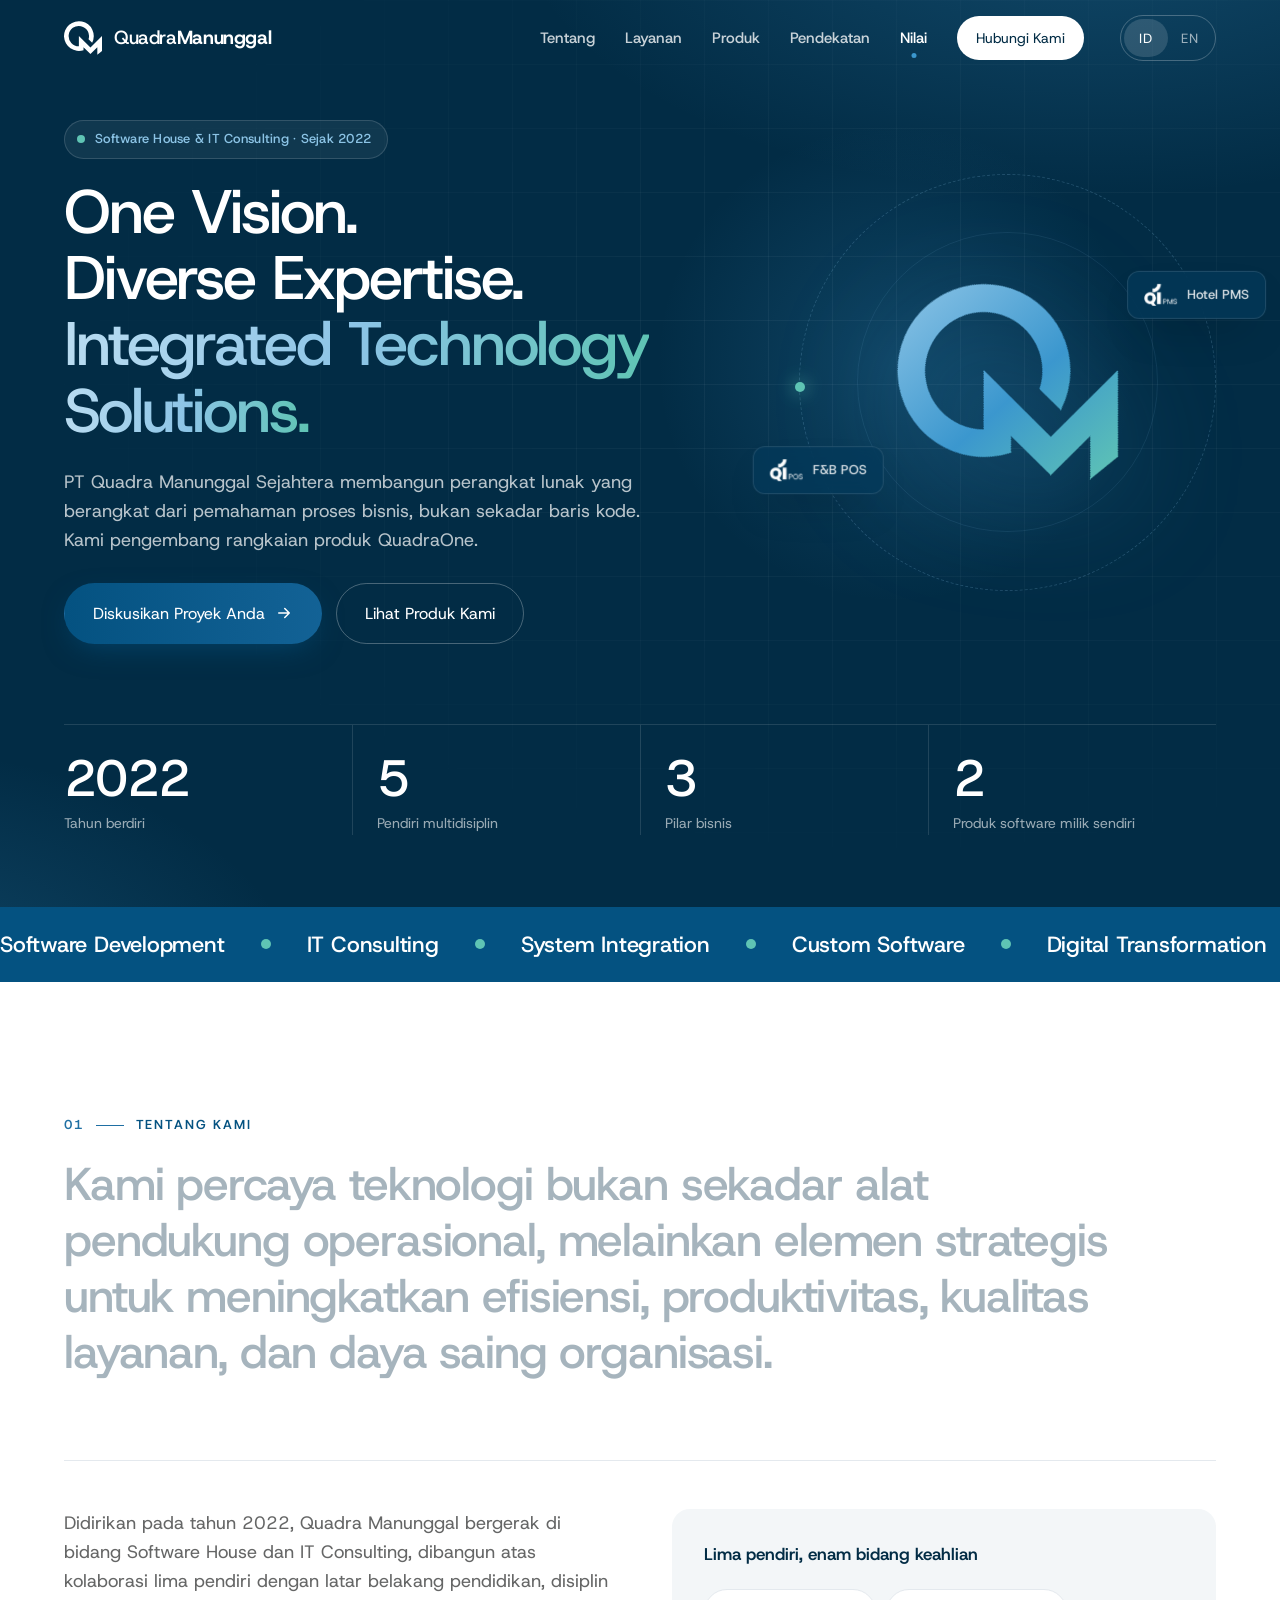
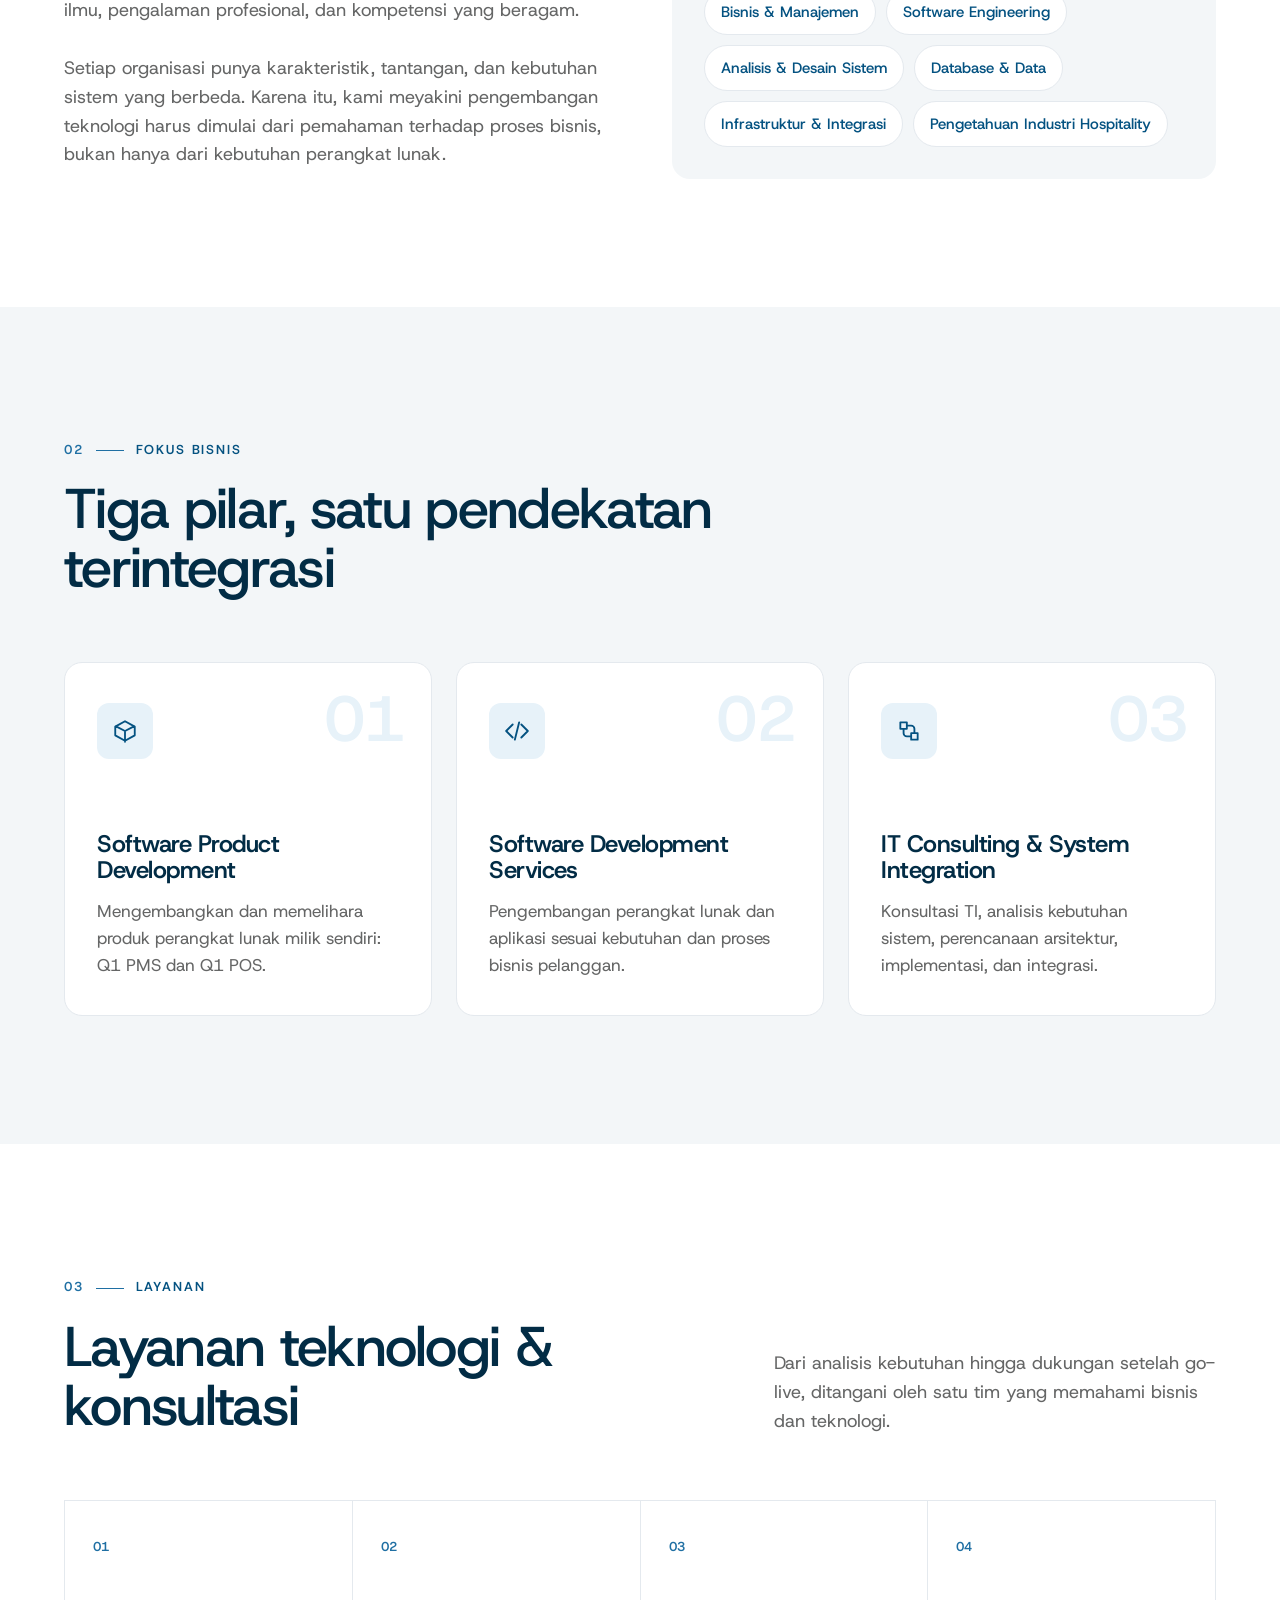
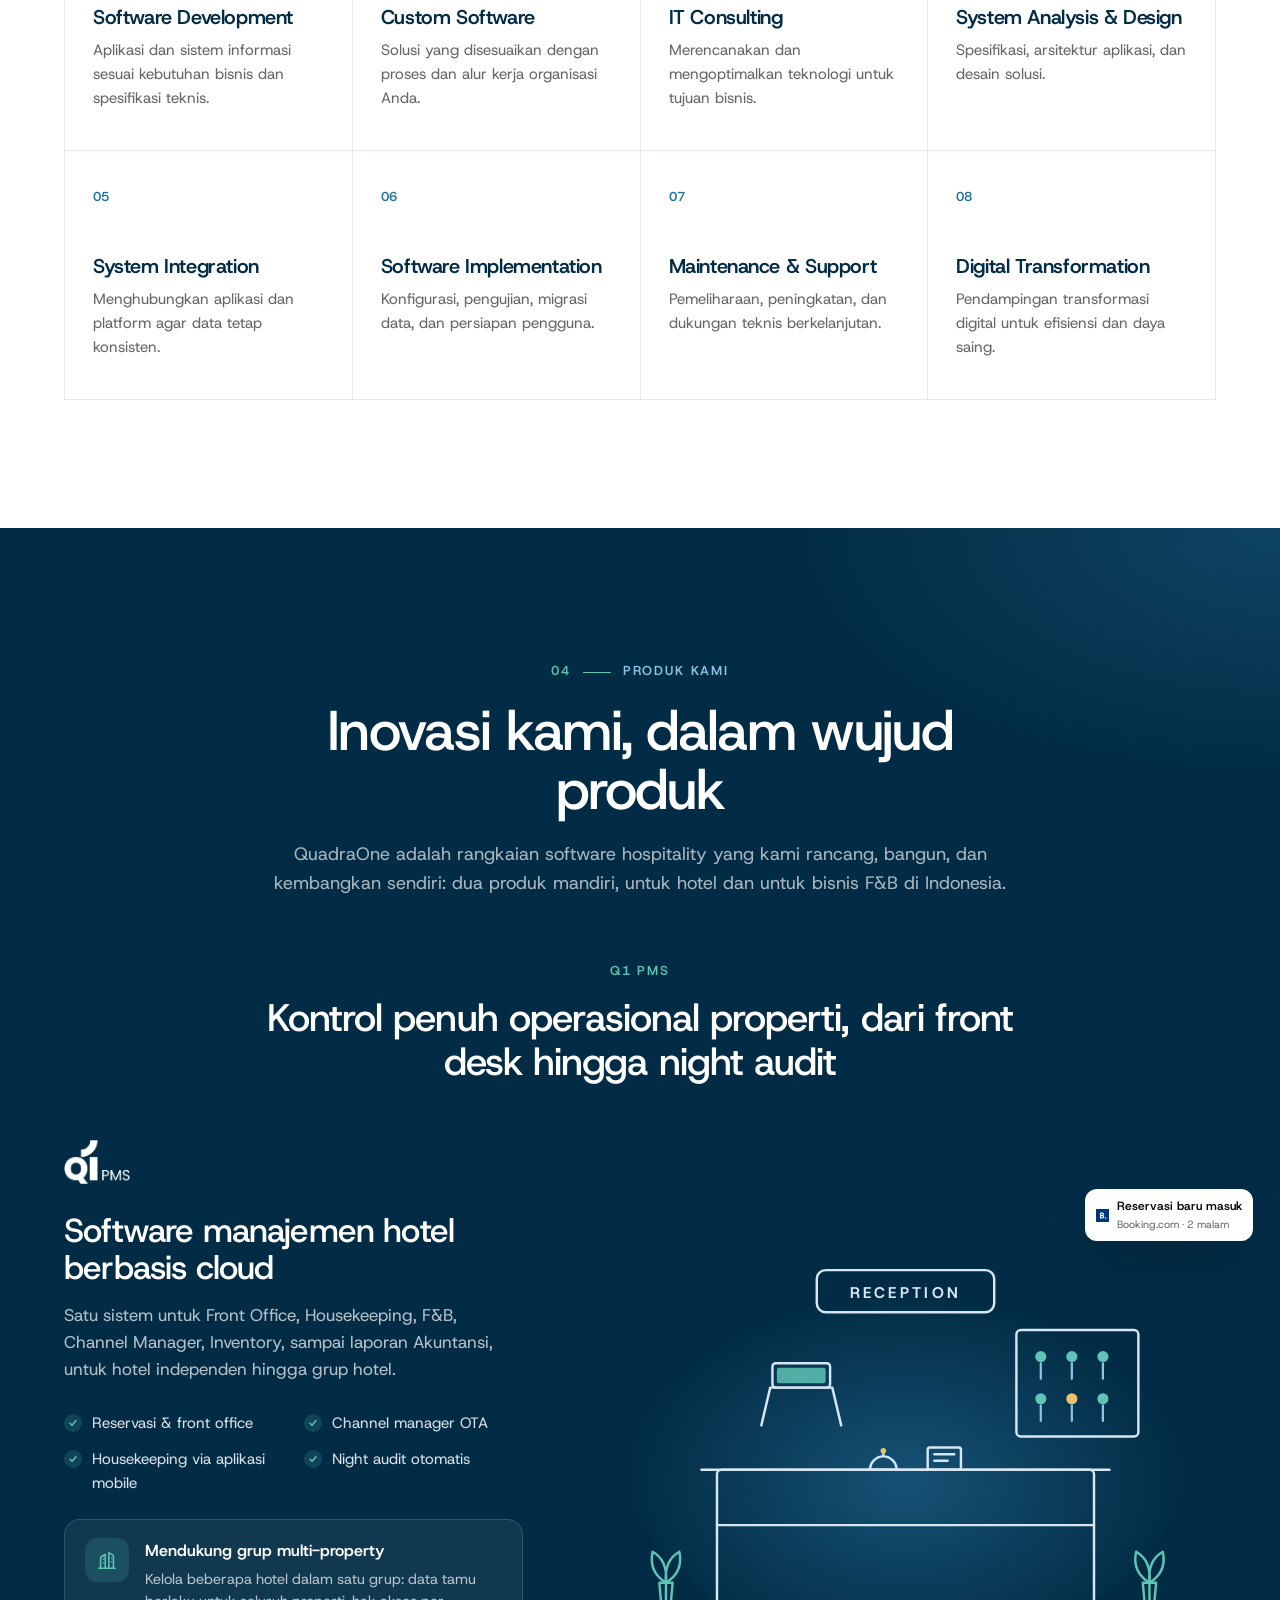
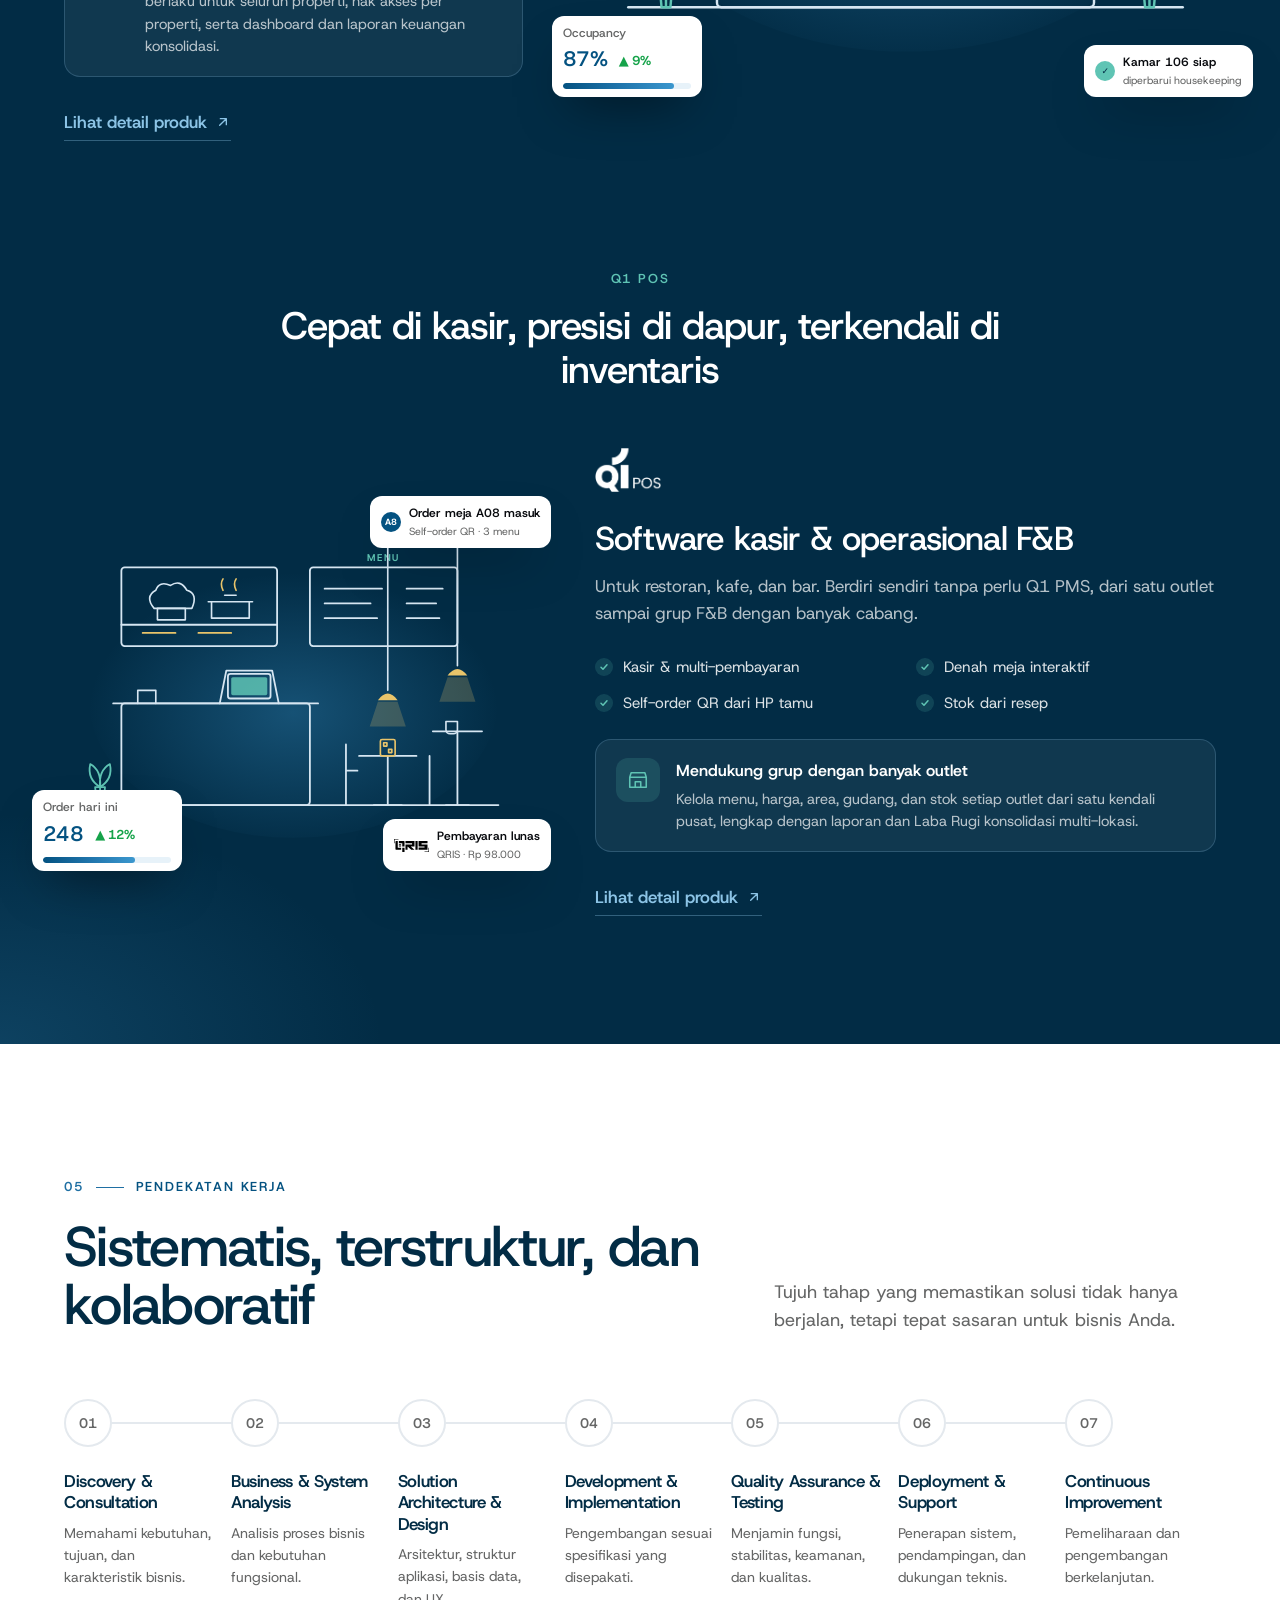
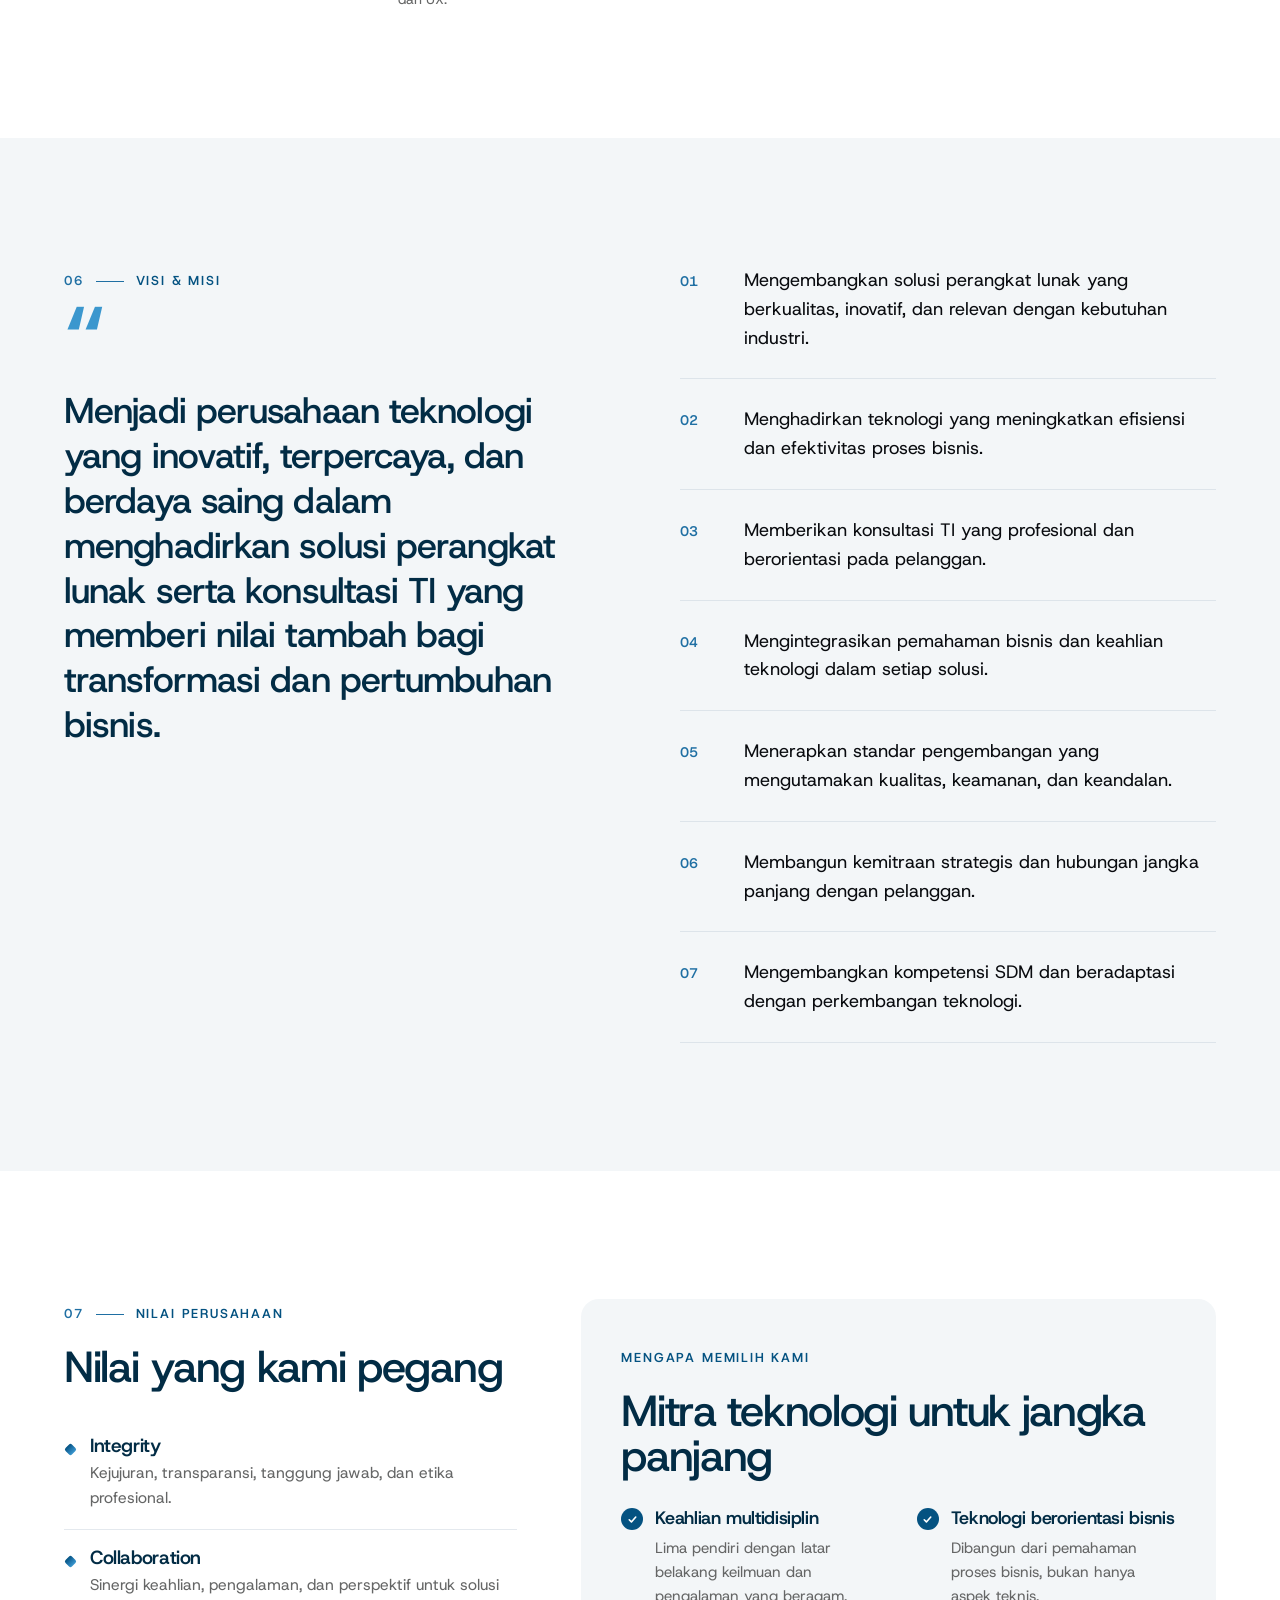
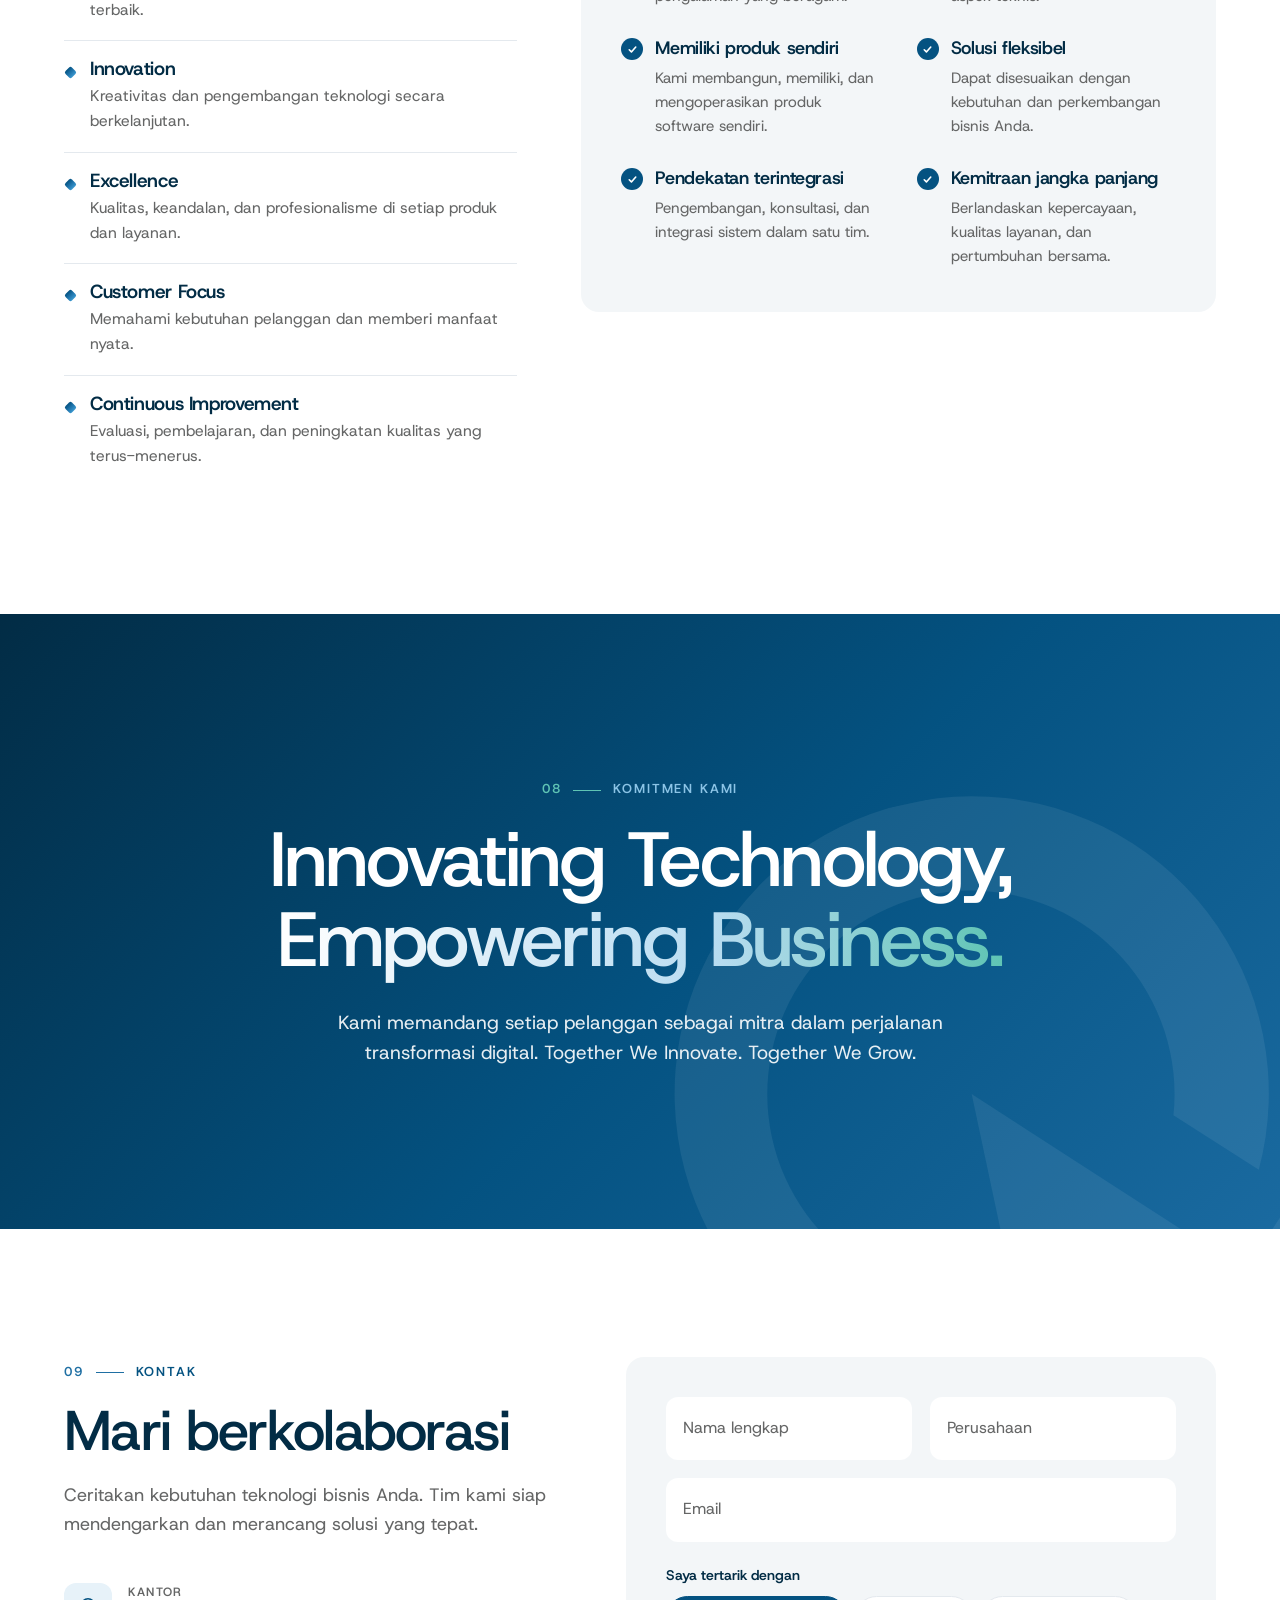
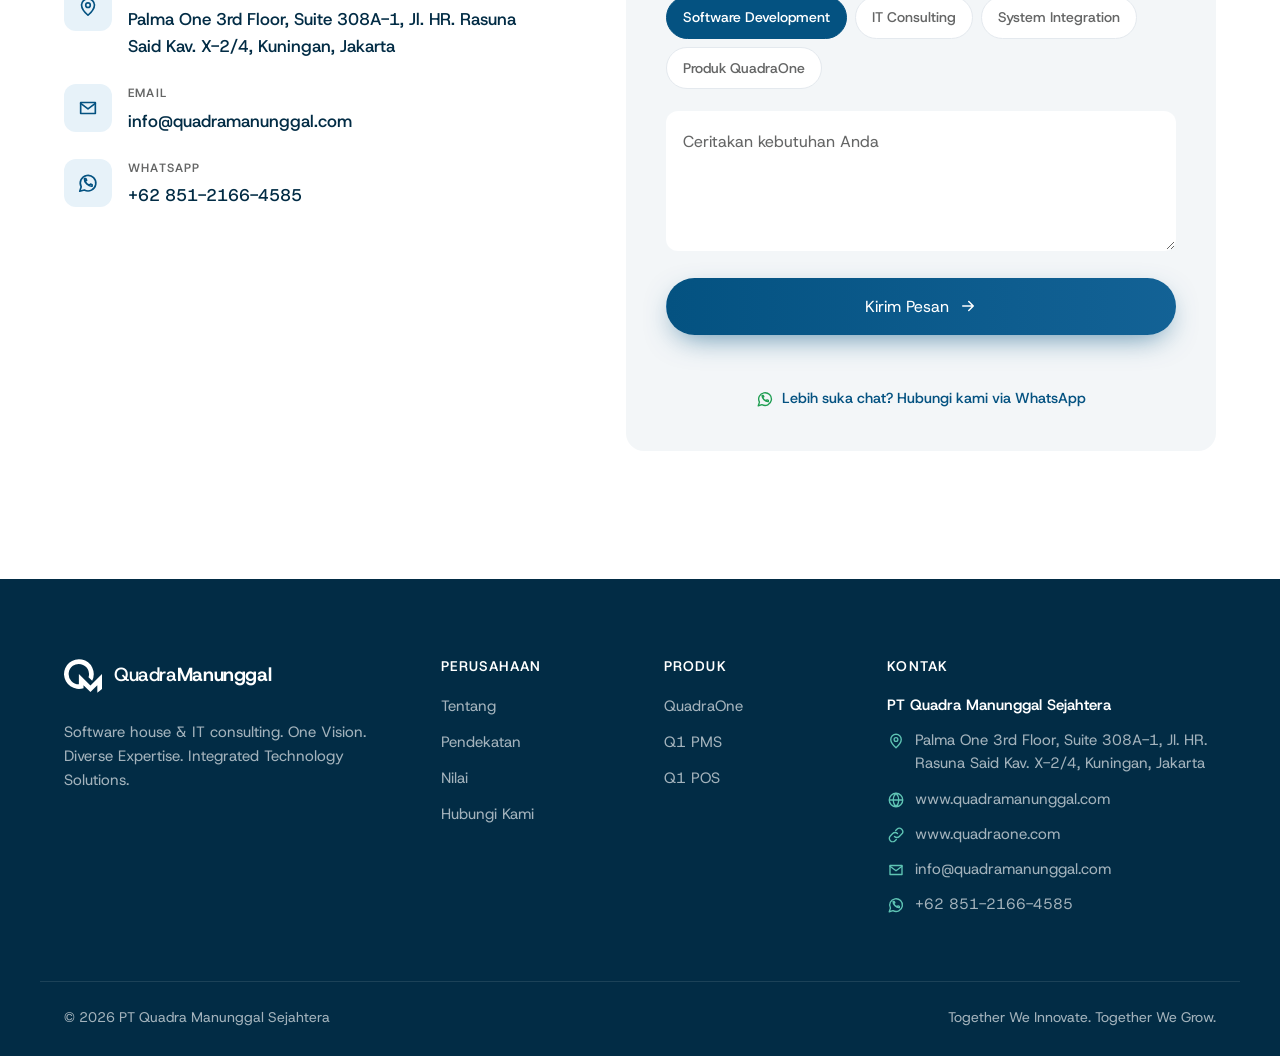
<file: index.html>
<!doctype html>
<html lang="id">
<head>
  <meta charset="utf-8">
  <meta name="viewport" content="width=device-width, initial-scale=1">
  <title>Quadra Manunggal — Software House & IT Consulting</title>
  <meta name="description" content="PT Quadra Manunggal Sejahtera: software house dan IT consulting sejak 2022, pengembang produk QuadraOne (Q1 PMS & Q1 POS).">
  <meta name="theme-color" content="#022c45">
  <meta property="og:title" content="Quadra Manunggal — Software House & IT Consulting">
  <meta property="og:description" content="One Vision. Diverse Expertise. Integrated Technology Solutions.">
  <link rel="icon" type="image/png" href="assets/logo/favicon.png">
  <link rel="preconnect" href="https://fonts.googleapis.com">
  <link rel="preconnect" href="https://fonts.gstatic.com" crossorigin>
  <link href="https://fonts.googleapis.com/css2?family=Host+Grotesk:wght@400;500;600;700&display=swap" rel="stylesheet">
  <link rel="stylesheet" href="styles.css">
</head>
<body>

  <!-- QM logogram, traced from the brand guideline (Logogram QM) -->
  <svg width="0" height="0" style="position:absolute" aria-hidden="true">
    <defs>
      <path id="qm-mark" d="M475 364 A251 251 0 1 0 329 489 L329 439 L446 554 L562 439 L562 565 L641 501 L641 251 L446 445 L251 251 L251 423 A172 172 0 1 1 414 304 Z"/>
    </defs>
  </svg>

  <!-- ============ HEADER ============ -->
  <header class="header" id="header">
    <div class="container header__inner">
      <a href="#top" class="brand" aria-label="Quadra Manunggal">
        <svg class="brand__mark" viewBox="0 0 641 566" aria-hidden="true"><use href="#qm-mark"/></svg>
        <span class="brand__name">Quadra<b>Manunggal</b></span>
      </a>

      <nav class="nav" id="nav" aria-label="Menu utama">
        <a href="#tentang" data-i18n="nav.about">Tentang</a>
        <a href="#layanan" data-i18n="nav.services">Layanan</a>
        <a href="#produk" data-i18n="nav.products">Produk</a>
        <a href="#pendekatan" data-i18n="nav.approach">Pendekatan</a>
        <a href="#nilai" data-i18n="nav.values">Nilai</a>
        <a href="#kontak" class="btn btn--light btn--sm nav__cta" data-i18n="nav.contact">Hubungi Kami</a>
      </nav>

      <div class="header__actions">
        <div class="lang" role="group" aria-label="Bahasa / Language">
          <span class="lang__pill" aria-hidden="true"></span>
          <button type="button" class="lang__btn is-active" data-lang="id" aria-pressed="true">ID</button>
          <button type="button" class="lang__btn" data-lang="en" aria-pressed="false">EN</button>
        </div>
        <button type="button" class="menu-toggle" id="menuToggle" aria-label="Menu" aria-expanded="false" aria-controls="nav">
          <span></span><span></span>
        </button>
      </div>
    </div>
  </header>

  <main id="top">
    <!-- ============ HERO ============ -->
    <section class="hero" id="hero">
      <div class="hero__grid" aria-hidden="true"></div>
      <div class="hero__glow" aria-hidden="true"></div>

      <div class="container hero__inner">
        <div class="hero__content">
          <p class="badge"><span class="badge__dot"></span><span data-i18n="hero.badge">Software House & IT Consulting · Sejak 2022</span></p>
          <h1 class="hero__title">
            <span class="line"><span>One Vision.</span></span>
            <span class="line"><span>Diverse Expertise.</span></span>
            <span class="line"><span><span class="grad">Integrated Technology</span></span></span>
            <span class="line"><span><span class="grad">Solutions.</span></span></span>
          </h1>
          <p class="hero__lead" data-i18n="hero.lead">PT Quadra Manunggal Sejahtera membangun perangkat lunak yang berangkat dari pemahaman proses bisnis, bukan sekadar baris kode. Kami pengembang rangkaian produk QuadraOne.</p>
          <div class="hero__buttons">
            <a href="#kontak" class="btn btn--primary btn--lg">
              <span data-i18n="hero.cta1">Diskusikan Proyek Anda</span>
              <svg viewBox="0 0 24 24" aria-hidden="true"><path d="M5 12h14M13 6l6 6-6 6"/></svg>
            </a>
            <a href="#produk" class="btn btn--ghost btn--lg" data-i18n="hero.cta2">Lihat Produk Kami</a>
          </div>
        </div>

        <div class="hero__visual" aria-hidden="true">
          <div class="orbit orbit--1"></div>
          <div class="orbit orbit--2"></div>
          <svg class="hero__mark" viewBox="-20 -20 681 606">
            <defs>
              <linearGradient id="markGrad" x1="0" y1="0" x2="1" y2="1">
                <stop offset="0" stop-color="#8cc4e6"/>
                <stop offset=".55" stop-color="#3b97ce"/>
                <stop offset="1" stop-color="#5fc4b4"/>
              </linearGradient>
            </defs>
            <use href="#qm-mark" class="hero__mark-fill"/>
            <use href="#qm-mark" class="hero__mark-stroke" pathLength="1"/>
          </svg>
          <!-- Both chips sit on the outer orbit, opposite each other (--ang), and travel with it -->
          <div class="chip-orbit" style="--ang:-25deg"><div class="chip-arm"><div class="chip" style="--cd:2.3s"><img src="assets/logo/q1-pms-white.png" alt=""><span>Hotel PMS</span></div></div></div>
          <div class="chip-orbit" style="--ang:155deg"><div class="chip-arm"><div class="chip" style="--cd:2.5s"><img src="assets/logo/q1-pos-white.png" alt=""><span>F&amp;B POS</span></div></div></div>
        </div>
      </div>

      <div class="container">
        <ul class="stats">
          <li><strong data-count="2022">2022</strong><p data-i18n="stats.founded">Tahun berdiri</p></li>
          <li><strong data-count="5">5</strong><p data-i18n="stats.founders">Pendiri multidisiplin</p></li>
          <li><strong data-count="3">3</strong><p data-i18n="stats.pillars">Pilar bisnis</p></li>
          <li><strong data-count="2">2</strong><p data-i18n="stats.products">Produk software milik sendiri</p></li>
        </ul>
      </div>
    </section>

    <!-- ============ MARQUEE ============ -->
    <div class="marquee" aria-hidden="true">
      <div class="marquee__track">
        <span>Software Development</span><i></i><span>IT Consulting</span><i></i><span>System Integration</span><i></i><span>Custom Software</span><i></i><span>Digital Transformation</span><i></i><span>Hospitality Tech</span><i></i>
        <span>Software Development</span><i></i><span>IT Consulting</span><i></i><span>System Integration</span><i></i><span>Custom Software</span><i></i><span>Digital Transformation</span><i></i><span>Hospitality Tech</span><i></i>
      </div>
    </div>

    <!-- ============ ABOUT / STATEMENT ============ -->
    <section class="section" id="tentang">
      <div class="container">
        <p class="eyebrow"><span>01</span><span data-i18n="about.eyebrow">Tentang kami</span></p>
        <p class="statement" id="statement" data-i18n="about.statement">Kami percaya teknologi bukan sekadar alat pendukung operasional, melainkan elemen strategis untuk meningkatkan efisiensi, produktivitas, kualitas layanan, dan daya saing organisasi.</p>

        <div class="about">
          <div class="about__text">
            <p data-i18n="about.p1">Didirikan pada tahun 2022, Quadra Manunggal bergerak di bidang Software House dan IT Consulting, dibangun atas kolaborasi lima pendiri dengan latar belakang pendidikan, disiplin ilmu, pengalaman profesional, dan kompetensi yang beragam.</p>
            <p data-i18n="about.p2">Setiap organisasi punya karakteristik, tantangan, dan kebutuhan sistem yang berbeda. Karena itu, kami meyakini pengembangan teknologi harus dimulai dari pemahaman terhadap proses bisnis, bukan hanya dari kebutuhan perangkat lunak.</p>
          </div>
          <div class="founders">
            <p class="founders__title" data-i18n="about.foundersTitle">Lima pendiri, enam bidang keahlian</p>
            <ul class="founders__list">
              <li data-i18n="about.f1">Bisnis & Manajemen</li>
              <li>Software Engineering</li>
              <li data-i18n="about.f3">Analisis & Desain Sistem</li>
              <li>Database & Data</li>
              <li data-i18n="about.f5">Infrastruktur & Integrasi</li>
              <li data-i18n="about.f6">Pengetahuan Industri Hospitality</li>
            </ul>
          </div>
        </div>
      </div>
    </section>

    <!-- ============ PILLARS ============ -->
    <section class="section section--tint" id="pilar">
      <div class="container">
        <div class="head">
          <p class="eyebrow"><span>02</span><span data-i18n="pillars.eyebrow">Fokus bisnis</span></p>
          <h2 class="title" data-i18n="pillars.title">Tiga pilar, satu pendekatan terintegrasi</h2>
        </div>
        <div class="pillars">
          <article class="pillar">
            <span class="pillar__num">01</span>
            <div class="pillar__icon"><svg viewBox="0 0 24 24"><path d="M21 16V8l-9-5-9 5v8l9 5 9-5zM3.3 7.5 12 12l8.7-4.5M12 22V12"/></svg></div>
            <h3>Software Product Development</h3>
            <p data-i18n="pillars.p1">Mengembangkan dan memelihara produk perangkat lunak milik sendiri: Q1 PMS dan Q1 POS.</p>
          </article>
          <article class="pillar">
            <span class="pillar__num">02</span>
            <div class="pillar__icon"><svg viewBox="0 0 24 24"><path d="m16 18 6-6-6-6M8 6l-6 6 6 6M14 4l-4 16"/></svg></div>
            <h3>Software Development Services</h3>
            <p data-i18n="pillars.p2">Pengembangan perangkat lunak dan aplikasi sesuai kebutuhan dan proses bisnis pelanggan.</p>
          </article>
          <article class="pillar">
            <span class="pillar__num">03</span>
            <div class="pillar__icon"><svg viewBox="0 0 24 24"><path d="M4 4h6v6H4zM14 14h6v6h-6zM10 7h4a3 3 0 0 1 3 3v4M14 17h-4a3 3 0 0 1-3-3v-4"/></svg></div>
            <h3>IT Consulting & System Integration</h3>
            <p data-i18n="pillars.p3">Konsultasi TI, analisis kebutuhan sistem, perencanaan arsitektur, implementasi, dan integrasi.</p>
          </article>
        </div>
      </div>
    </section>

    <!-- ============ SERVICES ============ -->
    <section class="section" id="layanan">
      <div class="container">
        <div class="head head--split">
          <div>
            <p class="eyebrow"><span>03</span><span data-i18n="services.eyebrow">Layanan</span></p>
            <h2 class="title" data-i18n="services.title">Layanan teknologi & konsultasi</h2>
          </div>
          <p class="head__lead" data-i18n="services.lead">Dari analisis kebutuhan hingga dukungan setelah go-live, ditangani oleh satu tim yang memahami bisnis dan teknologi.</p>
        </div>
        <div class="services">
          <article class="service"><span class="service__n">01</span><h3>Software Development</h3><p data-i18n="services.s1">Aplikasi dan sistem informasi sesuai kebutuhan bisnis dan spesifikasi teknis.</p></article>
          <article class="service"><span class="service__n">02</span><h3>Custom Software</h3><p data-i18n="services.s2">Solusi yang disesuaikan dengan proses dan alur kerja organisasi Anda.</p></article>
          <article class="service"><span class="service__n">03</span><h3>IT Consulting</h3><p data-i18n="services.s3">Merencanakan dan mengoptimalkan teknologi untuk tujuan bisnis.</p></article>
          <article class="service"><span class="service__n">04</span><h3>System Analysis & Design</h3><p data-i18n="services.s4">Spesifikasi, arsitektur aplikasi, dan desain solusi.</p></article>
          <article class="service"><span class="service__n">05</span><h3>System Integration</h3><p data-i18n="services.s5">Menghubungkan aplikasi dan platform agar data tetap konsisten.</p></article>
          <article class="service"><span class="service__n">06</span><h3>Software Implementation</h3><p data-i18n="services.s6">Konfigurasi, pengujian, migrasi data, dan persiapan pengguna.</p></article>
          <article class="service"><span class="service__n">07</span><h3>Maintenance & Support</h3><p data-i18n="services.s7">Pemeliharaan, peningkatan, dan dukungan teknis berkelanjutan.</p></article>
          <article class="service"><span class="service__n">08</span><h3>Digital Transformation</h3><p data-i18n="services.s8">Pendampingan transformasi digital untuk efisiensi dan daya saing.</p></article>
        </div>
      </div>
    </section>

    <!-- ============ PRODUCTS (blocks taken from WebQuadraOne pms.html / pos.html) ============ -->
    <section class="section section--dark" id="produk">
      <div class="container">
        <div class="head head--center">
          <p class="eyebrow eyebrow--light"><span>04</span><span data-i18n="products.eyebrow">Produk kami</span></p>
          <h2 class="title title--light" data-i18n="products.title">Inovasi kami, dalam wujud produk</h2>
          <p class="head__lead head__lead--light" data-i18n="products.lead">QuadraOne adalah rangkaian software hospitality yang kami rancang, bangun, dan kembangkan sendiri: dua produk mandiri, untuk hotel dan untuk bisnis F&B di Indonesia.</p>
        </div>

        <div class="product__head">
          <p class="product__kicker">Q1 PMS</p>
          <h3 class="product__title" data-i18n="pms.title">Kontrol penuh operasional properti, dari front desk hingga night audit</h3>
        </div>

        <article class="product">
          <div class="product__info">
            <img class="product__logo" src="assets/logo/q1-pms-white.png" alt="Q1 PMS" height="44">
            <h3 data-i18n="pms.sub">Software manajemen hotel berbasis cloud</h3>
            <p data-i18n="pms.desc">Satu sistem untuk Front Office, Housekeeping, F&B, Channel Manager, Inventory, sampai laporan Akuntansi, untuk hotel independen hingga grup hotel.</p>
            <ul class="ticks">
              <li data-i18n="pms.t1">Reservasi &amp; front office</li>
              <li data-i18n="pms.t2">Channel manager OTA</li>
              <li data-i18n="pms.t3">Housekeeping via aplikasi mobile</li>
              <li data-i18n="pms.t4">Night audit otomatis</li>
            </ul>
            <div class="group">
              <span class="group__icon"><svg viewBox="0 0 24 24"><path d="M3 21h18M5 21V9l5-3v15M14 21V4l5 3v14M8 11h0M8 15h0M17 10h0M17 14h0"/></svg></span>
              <div>
                <b data-i18n="pms.groupT">Mendukung grup multi-property</b>
                <p data-i18n="pms.group">Kelola beberapa hotel dalam satu grup: data tamu berlaku untuk seluruh properti, hak akses per properti, serta dashboard dan laporan keuangan konsolidasi.</p>
              </div>
            </div>
            <a class="link" href="https://quadraone.com/pms.html" target="_blank" rel="noopener"><span data-i18n="pms.more">Lihat detail produk</span> <svg viewBox="0 0 24 24" aria-hidden="true"><path d="M7 17 17 7M8 7h9v9"/></svg></a>
          </div>
          <div class="product__media la la--compact">
            <svg class="la-art" aria-hidden="true" viewBox="0 0 560 420" fill="none" stroke-linecap="round" stroke-linejoin="round"><defs><radialGradient id="laGlowFO" cx=".5" cy=".55" r=".5"><stop offset="0" stop-color="#3b97ce" stop-opacity=".35"/><stop offset="1" stop-color="#3b97ce" stop-opacity="0"/></radialGradient></defs><ellipse cx="280" cy="230" rx="250" ry="170" fill="url(#laGlowFO)"/>
  <g stroke="#d6e6f2" stroke-width="2.2"><path d="M30 360h500"/>
    <rect x="200" y="56" width="160" height="38" rx="8"/>
    <rect x="110" y="236" width="340" height="124" rx="4"/><path d="M96 236h368"/>
    <rect x="380" y="110" width="110" height="96" rx="4"/>
    <path d="M150 196l8-34h56l8 34"/><rect x="160" y="140" width="52" height="22" rx="3"/>
    <path d="M110 286h340"/>
  </g>
  <text x="280" y="81" text-anchor="middle" font-family="Host Grotesk, sans-serif" font-size="14" font-weight="700" fill="#d6e6f2" letter-spacing="3">RECEPTION</text>
  <g fill="#5fc4b4"><circle cx="402" cy="134" r="5"/><circle cx="430" cy="134" r="5"/><circle cx="458" cy="134" r="5"/><circle cx="402" cy="172" r="5"/><circle cx="458" cy="172" r="5"/></g>
  <circle cx="430" cy="172" r="5" fill="#e9c46a"/>
  <g stroke="#8cc4e6" stroke-width="2"><path d="M402 140v14M430 140v14M458 140v14M402 178v14M430 178v14M458 178v14"/></g>
  <rect x="164" y="144" width="44" height="14" rx="2" fill="#5fc4b4" opacity=".85"/>
  <g stroke="#d6e6f2" stroke-width="2.2"><path d="M246 236h28M248 236a12 12 0 0 1 24 0M260 224v-4"/></g><circle cx="260" cy="219" r="2.5" fill="#e9c46a"/>
  <g stroke="#d6e6f2" stroke-width="2.2"><rect x="300" y="216" width="30" height="20" rx="2"/><path d="M306 222h18M306 228h12"/></g>
  <g stroke="#5fc4b4" stroke-width="2.2"><path d="M64 360v-22M58 338h12l-2 22h-8z"/><path d="M64 338q-16-10-12-28q14 8 12 28M64 338q16-10 12-28q-14 8-12 28"/></g> <g stroke="#5fc4b4" stroke-width="2.2"><path d="M500 360v-22M494 338h12l-2 22h-8z"/><path d="M500 338q-16-10-12-28q14 8 12 28M500 338q16-10 12-28q-14 8-12 28"/></g>
</svg>
            <div class="la-card la-card--occ"><span class="float__label">Occupancy</span><strong>87% <em class="la-up">&#9650; 9%</em></strong><span class="float__bar"><i style="width:87%"></i></span></div>
            <div class="la-card la-card--tr"><img src="assets/partners/booking-com.svg" alt=""><span><b data-i18n="la.p1">Reservasi baru masuk</b><small>Booking.com · 2 malam</small></span></div>
            <div class="la-card la-card--br"><span class="la-dot">&#10003;</span><span><b data-i18n="la.p2">Kamar 106 siap</b><small data-i18n="la.p2s">diperbarui housekeeping</small></span></div>
          </div>
        </article>

        <div class="product__head">
          <p class="product__kicker">Q1 POS</p>
          <h3 class="product__title" data-i18n="pos.title">Cepat di kasir, presisi di dapur, terkendali di inventaris</h3>
        </div>

        <article class="product product--rev">
          <div class="product__info">
            <img class="product__logo" src="assets/logo/q1-pos-white.png" alt="Q1 POS" height="44">
            <h3 data-i18n="pos.sub">Software kasir & operasional F&B</h3>
            <p data-i18n="pos.desc">Untuk restoran, kafe, dan bar. Berdiri sendiri tanpa perlu Q1 PMS, dari satu outlet sampai grup F&B dengan banyak cabang.</p>
            <ul class="ticks">
              <li data-i18n="pos.t1">Kasir & multi-pembayaran</li>
              <li data-i18n="pos.t2">Denah meja interaktif</li>
              <li data-i18n="pos.t3">Self-order QR dari HP tamu</li>
              <li data-i18n="pos.t4">Stok dari resep</li>
            </ul>
            <div class="group">
              <span class="group__icon"><svg viewBox="0 0 24 24"><path d="M3 9l1.5-5h15L21 9M3 9v11h18V9M3 9h18M9 20v-6h6v6"/></svg></span>
              <div>
                <b data-i18n="pos.groupT">Mendukung grup dengan banyak outlet</b>
                <p data-i18n="pos.group">Kelola menu, harga, area, gudang, dan stok setiap outlet dari satu kendali pusat, lengkap dengan laporan dan Laba Rugi konsolidasi multi-lokasi.</p>
              </div>
            </div>
            <a class="link" href="https://quadraone.com/pos.html" target="_blank" rel="noopener"><span data-i18n="pos.more">Lihat detail produk</span> <svg viewBox="0 0 24 24" aria-hidden="true"><path d="M7 17 17 7M8 7h9v9"/></svg></a>
          </div>
          <div class="product__media la la--compact">
            <svg class="la-art" viewBox="0 0 560 420" fill="none" stroke-linecap="round" stroke-linejoin="round" aria-hidden="true">
  <defs><radialGradient id="laGlowI" cx=".5" cy=".55" r=".5"><stop offset="0" stop-color="#3b97ce" stop-opacity=".35"/><stop offset="1" stop-color="#3b97ce" stop-opacity="0"/></radialGradient></defs>
  <ellipse cx="280" cy="230" rx="250" ry="170" fill="url(#laGlowI)"/>
  <g stroke="#d6e6f2" stroke-width="2.2">
    <path d="M30 360h500"/>
    <!-- kitchen pass window -->
    <rect x="70" y="70" width="190" height="96" rx="4"/><path d="M70 140h190"/>
    <!-- menu board -->
    <rect x="300" y="70" width="180" height="96" rx="4"/>
    <path d="M318 96h70M318 114h56M318 132h64M418 96h44M418 114h36M418 132h40"/>
    <!-- counter -->
    <rect x="70" y="236" width="230" height="124" rx="4"/><path d="M60 236h250"/>
    <!-- POS terminal -->
    <path d="M190 236l8-40h56l8 40"/><rect x="200" y="200" width="52" height="30" rx="3"/>
    <!-- tables -->
    <path d="M360 300h70M395 300v60M378 360h34"/><path d="M450 270h60M480 270v90M466 360h28"/>
    <path d="M344 286v74M344 318h14M446 300v60"/>
  </g>
  <text x="390" y="62" text-anchor="middle" font-family="Host Grotesk, sans-serif" font-size="12" font-weight="700" fill="#5fc4b4" letter-spacing="2">MENU</text>
  <!-- kitchen: chef hat + pots -->
  <g stroke="#d6e6f2" stroke-width="2"><path d="M110 120q-12-14 2-22 4-12 18-6 12-8 20 6 14 4 6 22z"/><path d="M114 120h34v14h-34z"/><path d="M180 112h46v20h-46zM176 112h54M196 104h14"/></g>
  <g stroke="#e9c46a" stroke-width="2" class="la-steam"><path d="M194 98q-4-8 0-14"/><path d="M210 98q-4-8 0-14"/></g>
  <!-- plates on pass -->
  <g stroke="#e9c46a" stroke-width="2.2"><path d="M96 150h40M164 150h40"/></g>
  <!-- POS screen glow -->
  <rect x="204" y="204" width="44" height="22" rx="2" fill="#5fc4b4" opacity=".85"/>
  <!-- QR stand on table -->
  <g stroke="#e9c46a" stroke-width="2"><rect x="386" y="280" width="18" height="20" rx="2"/><path d="M390 284h4v4h-4zM396 292h4v4h-4z"/></g>
  <!-- cups -->
  <g stroke="#d6e6f2" stroke-width="2"><path d="M466 258h14v10a5 5 0 0 1-5 5h-4a5 5 0 0 1-5-5z"/><path d="M90 236v-16h22v16"/></g>
  <!-- pendant lamps -->
  <g stroke="#d6e6f2" stroke-width="2"><path d="M395 30v190M480 30v160"/></g>
  <g fill="#e9c46a"><path d="M383 232q12-16 24 0z"/><path d="M468 202q12-16 24 0z"/></g>
  <g fill="#e9c46a" opacity=".22"><path d="M383 234l-10 30h44l-10-30z"/><path d="M468 204l-10 30h44l-10-30z"/></g>
  <!-- plant -->
  <g stroke="#5fc4b4" stroke-width="2.2"><path d="M44 360v-22M38 338h12l-2 22h-8z"/><path d="M44 338q-16-10-12-28q14 8 12 28M44 338q16-10 12-28q-14 8-12 28"/></g>
</svg>
            <div class="la-card la-card--occ"><span class="float__label" data-i18n="la.s0">Order hari ini</span><strong>248 <em class="la-up">&#9650; 12%</em></strong><span class="float__bar"><i style="width:72%"></i></span></div>
            <div class="la-card la-card--tr"><span class="la-dot la-dot--b">A8</span><span><b data-i18n="la.s1">Order meja A08 masuk</b><small data-i18n="la.s1s">Self-order QR · 3 menu</small></span></div>
            <div class="la-card la-card--br"><img src="assets/partners/qris.svg" alt=""><span><b data-i18n="la.s2">Pembayaran lunas</b><small>QRIS · Rp 98.000</small></span></div>
          </div>
        </article>
      </div>
    </section>

    <!-- ============ APPROACH ============ -->
    <section class="section" id="pendekatan">
      <div class="container">
        <div class="head head--split">
          <div>
            <p class="eyebrow"><span>05</span><span data-i18n="approach.eyebrow">Pendekatan kerja</span></p>
            <h2 class="title" data-i18n="approach.title">Sistematis, terstruktur, dan kolaboratif</h2>
          </div>
          <p class="head__lead" data-i18n="approach.lead">Tujuh tahap yang memastikan solusi tidak hanya berjalan, tetapi tepat sasaran untuk bisnis Anda.</p>
        </div>

        <ol class="steps" id="steps">
          <li class="step"><span class="step__n">01</span><h3>Discovery & Consultation</h3><p data-i18n="approach.s1">Memahami kebutuhan, tujuan, dan karakteristik bisnis.</p></li>
          <li class="step"><span class="step__n">02</span><h3>Business & System Analysis</h3><p data-i18n="approach.s2">Analisis proses bisnis dan kebutuhan fungsional.</p></li>
          <li class="step"><span class="step__n">03</span><h3>Solution Architecture & Design</h3><p data-i18n="approach.s3">Arsitektur, struktur aplikasi, basis data, dan UX.</p></li>
          <li class="step"><span class="step__n">04</span><h3>Development & Implementation</h3><p data-i18n="approach.s4">Pengembangan sesuai spesifikasi yang disepakati.</p></li>
          <li class="step"><span class="step__n">05</span><h3>Quality Assurance & Testing</h3><p data-i18n="approach.s5">Menjamin fungsi, stabilitas, keamanan, dan kualitas.</p></li>
          <li class="step"><span class="step__n">06</span><h3>Deployment & Support</h3><p data-i18n="approach.s6">Penerapan sistem, pendampingan, dan dukungan teknis.</p></li>
          <li class="step"><span class="step__n">07</span><h3>Continuous Improvement</h3><p data-i18n="approach.s7">Pemeliharaan dan pengembangan berkelanjutan.</p></li>
        </ol>
      </div>
    </section>

    <!-- ============ VISION & MISSION ============ -->
    <section class="section section--tint" id="visi">
      <div class="container vm">
        <div class="vm__vision">
          <p class="eyebrow"><span>06</span><span data-i18n="vm.eyebrow">Visi & misi</span></p>
          <h2 class="vm__quote" data-i18n="vm.vision">Menjadi perusahaan teknologi yang inovatif, terpercaya, dan berdaya saing dalam menghadirkan solusi perangkat lunak serta konsultasi TI yang memberi nilai tambah bagi transformasi dan pertumbuhan bisnis.</h2>
        </div>
        <ol class="mission">
          <li data-i18n="vm.m1">Mengembangkan solusi perangkat lunak yang berkualitas, inovatif, dan relevan dengan kebutuhan industri.</li>
          <li data-i18n="vm.m2">Menghadirkan teknologi yang meningkatkan efisiensi dan efektivitas proses bisnis.</li>
          <li data-i18n="vm.m3">Memberikan konsultasi TI yang profesional dan berorientasi pada pelanggan.</li>
          <li data-i18n="vm.m4">Mengintegrasikan pemahaman bisnis dan keahlian teknologi dalam setiap solusi.</li>
          <li data-i18n="vm.m5">Menerapkan standar pengembangan yang mengutamakan kualitas, keamanan, dan keandalan.</li>
          <li data-i18n="vm.m6">Membangun kemitraan strategis dan hubungan jangka panjang dengan pelanggan.</li>
          <li data-i18n="vm.m7">Mengembangkan kompetensi SDM dan beradaptasi dengan perkembangan teknologi.</li>
        </ol>
      </div>
    </section>

    <!-- ============ VALUES + WHY US (merged) ============ -->
    <section class="section" id="nilai">
      <div class="container vw">
        <div class="vw__values">
          <p class="eyebrow"><span>07</span><span data-i18n="values.eyebrow">Nilai perusahaan</span></p>
          <h2 class="title" data-i18n="values.title">Nilai yang kami pegang</h2>
          <ul class="values">
            <li class="value"><h3>Integrity</h3><p data-i18n="values.v1">Kejujuran, transparansi, tanggung jawab, dan etika profesional.</p></li>
            <li class="value"><h3>Collaboration</h3><p data-i18n="values.v2">Sinergi keahlian, pengalaman, dan perspektif untuk solusi terbaik.</p></li>
            <li class="value"><h3>Innovation</h3><p data-i18n="values.v3">Kreativitas dan pengembangan teknologi secara berkelanjutan.</p></li>
            <li class="value"><h3>Excellence</h3><p data-i18n="values.v4">Kualitas, keandalan, dan profesionalisme di setiap produk dan layanan.</p></li>
            <li class="value"><h3>Customer Focus</h3><p data-i18n="values.v5">Memahami kebutuhan pelanggan dan memberi manfaat nyata.</p></li>
            <li class="value"><h3>Continuous Improvement</h3><p data-i18n="values.v6">Evaluasi, pembelajaran, dan peningkatan kualitas yang terus-menerus.</p></li>
          </ul>
        </div>

        <div class="why-panel" id="mengapa">
          <p class="eyebrow"><span data-i18n="why.eyebrow">Mengapa memilih kami</span></p>
          <h2 class="title" data-i18n="why.title">Mitra teknologi untuk jangka panjang</h2>
        <div class="why">
          <div class="why__item"><h3 data-i18n="why.w1t">Keahlian multidisiplin</h3><p data-i18n="why.w1d">Lima pendiri dengan latar belakang keilmuan dan pengalaman yang beragam.</p></div>
          <div class="why__item"><h3 data-i18n="why.w2t">Teknologi berorientasi bisnis</h3><p data-i18n="why.w2d">Dibangun dari pemahaman proses bisnis, bukan hanya aspek teknis.</p></div>
          <div class="why__item"><h3 data-i18n="why.w3t">Memiliki produk sendiri</h3><p data-i18n="why.w3d">Kami membangun, memiliki, dan mengoperasikan produk software sendiri.</p></div>
          <div class="why__item"><h3 data-i18n="why.w4t">Solusi fleksibel</h3><p data-i18n="why.w4d">Dapat disesuaikan dengan kebutuhan dan perkembangan bisnis Anda.</p></div>
          <div class="why__item"><h3 data-i18n="why.w5t">Pendekatan terintegrasi</h3><p data-i18n="why.w5d">Pengembangan, konsultasi, dan integrasi sistem dalam satu tim.</p></div>
          <div class="why__item"><h3 data-i18n="why.w6t">Kemitraan jangka panjang</h3><p data-i18n="why.w6d">Berlandaskan kepercayaan, kualitas layanan, dan pertumbuhan bersama.</p></div>
        </div>
        </div>
      </div>
    </section>

    <!-- ============ CLOSING ============ -->
    <section class="closing">
      <svg class="closing__mark" viewBox="0 0 641 566" aria-hidden="true"><use href="#qm-mark"/></svg>
      <div class="container closing__inner">
        <p class="eyebrow eyebrow--light"><span>08</span><span data-i18n="closing.eyebrow">Komitmen kami</span></p>
        <h2 class="closing__title">Innovating Technology,<br><span class="grad">Empowering Business.</span></h2>
        <p class="closing__text" data-i18n="closing.text">Kami memandang setiap pelanggan sebagai mitra dalam perjalanan transformasi digital. Together We Innovate. Together We Grow.</p>
      </div>
    </section>

    <!-- ============ CONTACT ============ -->
    <section class="section" id="kontak">
      <div class="container contact">
        <div class="contact__info">
          <p class="eyebrow"><span>09</span><span data-i18n="contact.eyebrow">Kontak</span></p>
          <h2 class="title" data-i18n="contact.title">Mari berkolaborasi</h2>
          <p class="contact__lead" data-i18n="contact.lead">Ceritakan kebutuhan teknologi bisnis Anda. Tim kami siap mendengarkan dan merancang solusi yang tepat.</p>

          <ul class="contact__list">
            <li>
              <span class="contact__icon"><svg viewBox="0 0 24 24"><path d="M12 21s-7-6.2-7-11a7 7 0 1 1 14 0c0 4.8-7 11-7 11z"/><circle cx="12" cy="10" r="2.5"/></svg></span>
              <div><small data-i18n="contact.office">Kantor</small>
                <a href="https://www.google.com/maps/search/?api=1&query=Palma%20One%2C%20Jl.%20HR.%20Rasuna%20Said%20Kav.%20X-2%2F4%2C%20Kuningan%2C%20Jakarta" target="_blank" rel="noopener">Palma One 3rd Floor, Suite 308A-1, Jl. HR. Rasuna Said Kav. X-2/4, Kuningan, Jakarta</a></div>
            </li>
            <li>
              <span class="contact__icon"><svg viewBox="0 0 24 24"><path d="M4 6h16v12H4z"/><path d="m4 7 8 6 8-6"/></svg></span>
              <div><small>Email</small><a href="mailto:info@quadramanunggal.com">info@quadramanunggal.com</a></div>
            </li>
            <li>
              <span class="contact__icon"><svg viewBox="0 0 24 24"><path d="M3 21l1.6-4.8A8.5 8.5 0 1 1 8 19.6L3 21z"/><path d="M9 9.5c.3 2 2.5 4.3 4.6 4.8l1.2-1.2 1.7.8v1.6c-4 .5-8.7-4.1-8.4-8.2h1.6l.8 1.7L9 9.5z"/></svg></span>
              <div><small>WhatsApp</small><a href="https://wa.me/6285121664585" target="_blank" rel="noopener">+62 851-2166-4585</a></div>
            </li>
          </ul>
        </div>

        <form class="form" id="contactForm" novalidate>
          <div class="form__row">
            <label class="field"><input type="text" name="name" placeholder=" " required autocomplete="name"><span data-i18n="form.name">Nama lengkap</span></label>
            <label class="field"><input type="text" name="company" placeholder=" " autocomplete="organization"><span data-i18n="form.company">Perusahaan</span></label>
          </div>
          <label class="field"><input type="email" name="email" placeholder=" " required autocomplete="email"><span>Email</span></label>
          <fieldset class="topics">
            <legend data-i18n="form.topic">Saya tertarik dengan</legend>
            <label><input type="radio" name="topic" value="Software Development" checked><span>Software Development</span></label>
            <label><input type="radio" name="topic" value="IT Consulting"><span>IT Consulting</span></label>
            <label><input type="radio" name="topic" value="System Integration"><span>System Integration</span></label>
            <label><input type="radio" name="topic" value="QuadraOne"><span data-i18n="form.topicProduct">Produk QuadraOne</span></label>
          </fieldset>
          <label class="field"><textarea name="message" rows="4" placeholder=" " required></textarea><span data-i18n="form.message">Ceritakan kebutuhan Anda</span></label>
          <!-- Honeypot: humans never see or fill this; bots do, and FormSubmit drops those -->
          <input type="text" name="_honey" class="form__hp" tabindex="-1" autocomplete="off" aria-hidden="true">
          <button type="submit" class="btn btn--primary btn--lg btn--block" id="formSubmit">
            <span data-i18n="form.send">Kirim Pesan</span>
            <svg viewBox="0 0 24 24" aria-hidden="true"><path d="M5 12h14M13 6l6 6-6 6"/></svg>
          </button>
          <p class="form__status" id="formStatus" role="status" aria-live="polite"></p>
          <a class="form__wa" href="https://wa.me/6285121664585" target="_blank" rel="noopener">
            <svg viewBox="0 0 24 24" aria-hidden="true"><path d="M3 21l1.6-4.8A8.5 8.5 0 1 1 8 19.6L3 21z"/><path d="M9 9.5c.3 2 2.5 4.3 4.6 4.8l1.2-1.2 1.7.8v1.6c-4 .5-8.7-4.1-8.4-8.2h1.6l.8 1.7L9 9.5z"/></svg>
            <span data-i18n="form.wa">Lebih suka chat? Hubungi kami via WhatsApp</span>
          </a>
        </form>
      </div>
    </section>
  </main>

  <!-- ============ FOOTER ============ -->
  <footer class="footer">
    <div class="container footer__top">
      <div class="footer__brand">
        <a href="#top" class="brand brand--light" aria-label="Quadra Manunggal">
          <svg class="brand__mark" viewBox="0 0 641 566" aria-hidden="true"><use href="#qm-mark"/></svg>
          <span class="brand__name">Quadra<b>Manunggal</b></span>
        </a>
        <p data-i18n="footer.tagline">Software house & IT consulting. One Vision. Diverse Expertise. Integrated Technology Solutions.</p>
      </div>
      <div class="footer__col">
        <h4 data-i18n="footer.company">Perusahaan</h4>
        <a href="#tentang" data-i18n="nav.about">Tentang</a>
        <a href="#pendekatan" data-i18n="nav.approach">Pendekatan</a>
        <a href="#nilai" data-i18n="nav.values">Nilai</a>
        <a href="#kontak" data-i18n="nav.contact">Hubungi Kami</a>
      </div>
      <div class="footer__col">
        <h4 data-i18n="nav.products">Produk</h4>
        <a href="https://quadraone.com" target="_blank" rel="noopener">QuadraOne</a>
        <a href="https://quadraone.com/pms.html" target="_blank" rel="noopener">Q1 PMS</a>
        <a href="https://quadraone.com/pos.html" target="_blank" rel="noopener">Q1 POS</a>
      </div>
      <address class="footer__col footer__contact">
        <h4 data-i18n="contact.eyebrow">Kontak</h4>
        <strong>PT Quadra Manunggal Sejahtera</strong>
        <a class="fc" href="https://www.google.com/maps/search/?api=1&query=Palma%20One%2C%20Jl.%20HR.%20Rasuna%20Said%20Kav.%20X-2%2F4%2C%20Kuningan%2C%20Jakarta" target="_blank" rel="noopener"><svg class="fc__ico" viewBox="0 0 24 24" aria-hidden="true"><path d="M12 21s-7-6.2-7-11a7 7 0 1 1 14 0c0 4.8-7 11-7 11z"/><circle cx="12" cy="10" r="2.5"/></svg><span>Palma One 3rd Floor, Suite 308A-1, Jl. HR. Rasuna Said Kav. X-2/4, Kuningan, Jakarta</span></a>
        <a class="fc" href="https://www.quadramanunggal.com" target="_blank" rel="noopener"><svg class="fc__ico" viewBox="0 0 24 24" aria-hidden="true"><path d="M12 21a9 9 0 1 0 0-18 9 9 0 0 0 0 18Zm-9-9h18M12 3c2.5 2.6 3.8 5.6 3.8 9S14.5 18.4 12 21c-2.5-2.6-3.8-5.6-3.8-9S9.5 5.6 12 3Z"/></svg><span>www.quadramanunggal.com</span></a>
        <a class="fc" href="https://www.quadraone.com" target="_blank" rel="noopener"><svg class="fc__ico" viewBox="0 0 24 24" aria-hidden="true"><path d="M10 14a4.5 4.5 0 0 0 6.4 0l3.2-3.2a4.5 4.5 0 0 0-6.4-6.4L11.6 6M14 10a4.5 4.5 0 0 0-6.4 0l-3.2 3.2a4.5 4.5 0 0 0 6.4 6.4l1.6-1.6"/></svg><span>www.quadraone.com</span></a>
        <a class="fc" href="mailto:info@quadramanunggal.com"><svg class="fc__ico" viewBox="0 0 24 24" aria-hidden="true"><path d="M4 6h16v12H4z"/><path d="m4 7 8 6 8-6"/></svg><span>info@quadramanunggal.com</span></a>
        <a class="fc" href="https://wa.me/6285121664585" target="_blank" rel="noopener" aria-label="WhatsApp +62 851-2166-4585"><svg class="fc__ico" viewBox="0 0 24 24" aria-hidden="true"><path d="M3 21l1.6-4.8A8.5 8.5 0 1 1 8 19.6L3 21z"/><path d="M9 9.5c.3 2 2.5 4.3 4.6 4.8l1.2-1.2 1.7.8v1.6c-4 .5-8.7-4.1-8.4-8.2h1.6l.8 1.7L9 9.5z"/></svg><span>+62 851-2166-4585</span></a>
      </address>
    </div>
    <div class="container footer__bottom">
      <p>&copy; <span id="year">2026</span> PT Quadra Manunggal Sejahtera</p>
      <p>Together We Innovate. Together We Grow.</p>
    </div>
  </footer>

  <a class="wa-float" href="https://wa.me/6285121664585" target="_blank" rel="noopener" aria-label="WhatsApp">
    <svg viewBox="0 0 24 24" aria-hidden="true"><path d="M3 21l1.6-4.8A8.5 8.5 0 1 1 8 19.6L3 21z"/><path d="M9 9.5c.3 2 2.5 4.3 4.6 4.8l1.2-1.2 1.7.8v1.6c-4 .5-8.7-4.1-8.4-8.2h1.6l.8 1.7L9 9.5z"/></svg>
  </a>

  <script src="script.js"></script>
</body>
</html>
</file>
<file: styles.css>
/* =========================================================
   PT Quadra Manunggal — Company Profile
   Brand: Brand Guideline Quadra Manunggal
   ========================================================= */
:root {
  --primary: #045281;
  --navy: #022c45;
  --navy-2: #033a5a;
  --light: #3b97ce;
  --soft: #8cc4e6;
  --teal: #5fc4b4;
  --ink: #090b0f;
  --muted: #656666;
  --line: #e4e9ee;
  --tint: #f3f6f8;
  --tint-blue: #e7f2f9;
  --white: #fff;

  --light-text: #1f6fa3; /* --light darkened for small text on white/tint (5.4:1 / 5.0:1) */

  --grad: linear-gradient(90deg, #045281, #1f74ab 50%, #3b97ce);
  --grad-btn: linear-gradient(90deg, #045281, #1a6aa0); /* white text stays >= 5.8:1 along the whole gradient */
  --grad-light: linear-gradient(90deg, #b9dcf1, #8cc4e6 50%, #5fc4b4);

  /* Three radii only: small (icons, inputs, frames), card, pill */
  --radius-sm: 12px;
  --radius: 18px;
  --container: 1200px;
  --header-h: 76px;
  --ease: cubic-bezier(.2, .7, .2, 1);
}

*, *::before, *::after { box-sizing: border-box; }
html { scroll-behavior: smooth; scroll-padding-top: var(--header-h); }
body {
  margin: 0;
  font-family: "Host Grotesk", system-ui, -apple-system, "Segoe UI", sans-serif;
  color: var(--ink);
  background: var(--white);
  line-height: 1.6;
  font-size: 17px;
  -webkit-font-smoothing: antialiased;
  overflow-x: hidden;
}
img { max-width: 100%; display: block; height: auto; }
a { color: inherit; text-decoration: none; }
h1, h2, h3, h4 { margin: 0; line-height: 1.1; letter-spacing: -.02em; font-weight: 600; }
p { margin: 0; }
svg { display: block; }

.container { width: 100%; max-width: var(--container); margin: 0 auto; padding: 0 24px; }
/* Gradient text: solid colour first, gradient only where text-clipping is supported.
   Never put this class on an element that is itself transformed/animated (Chromium can drop the text). */
.grad { color: var(--soft); }
@supports ((-webkit-background-clip: text) or (background-clip: text)) {
  .grad { background-image: var(--grad-light); -webkit-background-clip: text; background-clip: text; -webkit-text-fill-color: transparent; color: transparent; }
}

/* ---------- Buttons ---------- */
.btn {
  --b: transparent;
  display: inline-flex; align-items: center; justify-content: center; gap: 10px;
  padding: 12px 22px; border-radius: 999px; font: 600 15px/1 inherit; font-family: inherit;
  border: 1.5px solid var(--b); cursor: pointer; white-space: nowrap;
  transition: transform .25s var(--ease), background .25s, color .25s, border-color .25s, box-shadow .25s;
}
.btn svg { width: 18px; height: 18px; fill: none; stroke: currentColor; stroke-width: 2; stroke-linecap: round; stroke-linejoin: round; transition: transform .25s var(--ease); }
.btn:hover svg { transform: translateX(3px); }
.btn--sm { padding: 10px 18px; font-size: 14px; }
.btn--lg { padding: 17px 28px; font-size: 16px; }
.btn--block { width: 100%; }
.btn--primary { background: var(--grad-btn); background-size: 150% 100%; color: #fff; box-shadow: 0 10px 30px -10px rgba(4, 82, 129, .7); }
.btn--primary:hover { background-position: 100% 0; transform: translateY(-2px); box-shadow: 0 16px 36px -12px rgba(4, 82, 129, .8); }
.btn--ghost { --b: rgba(255, 255, 255, .28); color: #fff; }
.btn--ghost:hover { --b: #fff; background: rgba(255, 255, 255, .06); }
.btn--light { background: #fff; color: var(--navy); }
.btn--light:hover { background: var(--soft); }
:focus-visible { outline: 3px solid var(--light); outline-offset: 3px; border-radius: 6px; }

/* ---------- Header ---------- */
.header {
  position: fixed; inset: 0 0 auto 0; z-index: 60; height: var(--header-h);
  color: #fff; transition: background .35s, color .35s, box-shadow .35s, height .35s;
}
.header.is-solid {
  background: rgba(255, 255, 255, .86); color: var(--ink);
  backdrop-filter: saturate(180%) blur(14px); -webkit-backdrop-filter: saturate(180%) blur(14px);
  box-shadow: 0 1px 0 var(--line);
}
.header__inner { height: 100%; display: flex; align-items: center; gap: 36px; }

.brand { display: inline-flex; align-items: center; gap: 12px; }
.brand__mark { width: 38px; height: 34px; fill: currentColor; transition: transform .6s var(--ease); }
.brand:hover .brand__mark { transform: rotate(-8deg) scale(1.05); }
.header.is-solid .brand__mark { fill: var(--primary); }
.brand__name { font-size: 19px; font-weight: 500; letter-spacing: -.02em; }
.brand__name b { font-weight: 700; }
.brand--light { color: #fff; }

.nav { display: flex; align-items: center; gap: 30px; margin-left: auto; }
.nav a:not(.btn) { font-size: 15px; font-weight: 500; opacity: .78; position: relative; transition: opacity .2s; }
.nav a:not(.btn):hover, .nav a.is-active { opacity: 1; }
.nav a:not(.btn)::after {
  content: ""; position: absolute; left: 50%; bottom: -8px; width: 5px; height: 5px; border-radius: 50%;
  background: var(--light); transform: translateX(-50%) scale(0); transition: transform .25s var(--ease);
}
.nav a.is-active::after { transform: translateX(-50%) scale(1); }
.header.is-solid .nav__cta { background: var(--primary); color: #fff; }
.header.is-solid .nav__cta:hover { background: var(--navy); }

.header__actions { display: flex; align-items: center; gap: 10px; }
.lang {
  position: relative; display: flex; padding: 3px; border-radius: 999px;
  border: 1px solid currentColor; border-color: color-mix(in srgb, currentColor 25%, transparent);
}
.lang__pill {
  position: absolute; top: 3px; left: 3px; width: 44px; height: calc(100% - 6px); border-radius: 999px;
  background: currentColor; opacity: .14; transition: transform .35s var(--ease);
}
.lang[data-active="en"] .lang__pill { transform: translateX(44px); }
/* 44px-wide buttons; the ::after extends the hit area to the full 44px height */
.lang__btn {
  position: relative; width: 44px; height: 38px; padding: 0; border: 0; background: none; color: inherit;
  font: 600 12px/1 inherit; font-family: inherit; letter-spacing: .06em; cursor: pointer; opacity: .6;
}
.lang__btn::after { content: ""; position: absolute; inset: -3px 0; }
.lang__btn.is-active { opacity: 1; }

.menu-toggle { display: none; width: 44px; height: 44px; border: 0; background: none; color: inherit; cursor: pointer; padding: 0; position: relative; }
.menu-toggle span { position: absolute; left: 12px; right: 12px; height: 2px; background: currentColor; border-radius: 2px; transition: transform .3s var(--ease), top .3s var(--ease); }
.menu-toggle span:nth-child(1) { top: 17px; }
.menu-toggle span:nth-child(2) { top: 25px; }
.menu-toggle[aria-expanded="true"] span:nth-child(1) { top: 21px; transform: rotate(45deg); }
.menu-toggle[aria-expanded="true"] span:nth-child(2) { top: 21px; transform: rotate(-45deg); }

/* ---------- Hero ---------- */
.hero {
  position: relative; overflow: hidden; color: #fff;
  background:
    radial-gradient(60rem 30rem at 85% -10%, rgba(59, 151, 206, .28), transparent 60%),
    radial-gradient(45rem 26rem at -10% 110%, rgba(59, 151, 206, .25), transparent 60%),
    var(--navy);
  padding: calc(var(--header-h) + 44px) 0 72px;
}
.hero__grid {
  position: absolute; inset: 0; pointer-events: none;
  background-image:
    linear-gradient(rgba(255, 255, 255, .05) 1px, transparent 1px),
    linear-gradient(90deg, rgba(255, 255, 255, .05) 1px, transparent 1px);
  background-size: 64px 64px;
  mask-image: radial-gradient(ellipse at 70% 40%, #000 10%, transparent 70%);
  -webkit-mask-image: radial-gradient(ellipse at 70% 40%, #000 10%, transparent 70%);
}
.hero__glow {
  position: absolute; width: 520px; height: 520px; border-radius: 50%; pointer-events: none;
  left: var(--mx, 70%); top: var(--my, 40%); transform: translate(-50%, -50%);
  background: radial-gradient(circle, rgba(59, 151, 206, .22), transparent 65%);
  transition: left .6s var(--ease), top .6s var(--ease);
}
.hero__inner { position: relative; display: grid; grid-template-columns: 1.25fr .75fr; gap: 40px; align-items: center; }

.badge {
  display: inline-flex; align-items: center; gap: 10px; padding: 8px 16px 8px 12px; border-radius: 999px;
  background: rgba(255, 255, 255, .06); border: 1px solid rgba(255, 255, 255, .14);
  font-size: 13px; font-weight: 500; letter-spacing: .02em; color: var(--soft);
}
.badge__dot { width: 8px; height: 8px; border-radius: 50%; background: var(--teal); box-shadow: 0 0 0 0 rgba(95, 196, 180, .6); animation: ping 2.2s infinite; }
@keyframes ping { 70% { box-shadow: 0 0 0 10px rgba(95, 196, 180, 0); } 100% { box-shadow: 0 0 0 0 rgba(95, 196, 180, 0); } }

/* Sized so title + lead + buttons fit in the first screen of a 1366×768 laptop */
.hero__title { font-size: clamp(40px, 4.8vw, 66px); font-weight: 500; letter-spacing: -.035em; line-height: 1.02; margin: 22px 0; }
.hero__title .line { display: block; overflow: hidden; padding-bottom: .06em; }
/* Entrance animations use fill-mode "both": the hidden state lives only in the keyframe,
   so if animations never run, the hero is still fully visible. */
.hero__title .line > span { display: inline-block; animation: rise 1s var(--ease) both; }
.hero__title .line:nth-child(2) > span { animation-delay: .1s; }
.hero__title .line:nth-child(3) > span { animation-delay: .2s; }
.hero__title .line:nth-child(4) > span { animation-delay: .3s; }
@keyframes rise { from { transform: translateY(105%); } to { transform: none; } }

.hero__lead { font-size: 18px; line-height: 1.6; color: rgba(255, 255, 255, .72); max-width: 580px; animation: fade 1s .55s var(--ease) both; }
.hero__buttons { display: flex; flex-wrap: wrap; gap: 14px; margin-top: 28px; animation: fade 1s .7s var(--ease) both; }
@keyframes fade { from { opacity: 0; transform: translateY(12px); } to { opacity: 1; transform: none; } }

.hero__visual { position: relative; aspect-ratio: 1; max-width: 520px; width: 100%; justify-self: end; }
.orbit { position: absolute; inset: 0; border-radius: 50%; border: 1px dashed rgba(140, 196, 230, .22); animation: spin 60s linear infinite; }
.orbit--2 { inset: 14%; border-style: solid; border-color: rgba(140, 196, 230, .1); animation-direction: reverse; animation-duration: 40s; }
.orbit--1::after {
  content: ""; position: absolute; top: 50%; left: -5px; width: 10px; height: 10px; border-radius: 50%;
  background: var(--teal); box-shadow: 0 0 18px var(--teal);
}
@keyframes spin { to { transform: rotate(360deg); } }

.hero__mark { position: absolute; inset: 22%; width: 56%; height: 56%; overflow: visible; filter: drop-shadow(0 30px 60px rgba(59, 151, 206, .35)); }
.hero__mark-stroke { fill: none; stroke: url(#markGrad); stroke-width: 4; stroke-dasharray: 1; animation: draw 2.2s .3s var(--ease) both; }
.hero__mark-fill { fill: url(#markGrad); animation: fillIn 1.2s 1.8s var(--ease) both; }
@keyframes draw { from { stroke-dashoffset: 1; } to { stroke-dashoffset: 0; } }
@keyframes fillIn { from { opacity: 0; } to { opacity: 1; } }

.chip-orbit { position: absolute; inset: 0; pointer-events: none; transform: rotate(var(--ang)); animation: orbitSpin 60s linear infinite; }
.chip-arm { position: absolute; left: 100%; top: 50%; width: max-content; transform: translate(-50%, -50%) rotate(calc(-1 * var(--ang))); animation: armSpin 60s linear infinite; }
@keyframes orbitSpin { to { transform: rotate(calc(var(--ang) + 360deg)); } }
@keyframes armSpin { to { transform: translate(-50%, -50%) rotate(calc(-1 * var(--ang) - 360deg)); } }
.chip {
  position: relative; display: flex; align-items: center; gap: 10px; padding: 12px 16px; border-radius: var(--radius-sm);
  background: rgba(3, 58, 90, .72); border: 1px solid rgba(255, 255, 255, .12);
  backdrop-filter: blur(10px); -webkit-backdrop-filter: blur(10px);
  font-size: 13px; font-weight: 500; color: rgba(255, 255, 255, .86); white-space: nowrap;
  box-shadow: 0 20px 40px -20px rgba(0, 0, 0, .5);
  animation: fade .9s var(--ease) var(--cd, 2s) both;
}
.chip img { height: 22px; width: auto; }
@keyframes float { 50% { translate: 0 -10px; } }

.stats {
  position: relative; list-style: none; margin: 80px 0 0; padding: 0;
  display: grid; grid-template-columns: repeat(4, 1fr);
  border-top: 1px solid rgba(255, 255, 255, .12);
}
.stats li { padding: 28px 24px 0 0; }
.stats li + li { padding-left: 24px; border-left: 1px solid rgba(255, 255, 255, .12); }
.stats strong { display: block; font-size: clamp(36px, 4vw, 52px); font-weight: 500; letter-spacing: -.03em; line-height: 1; font-variant-numeric: tabular-nums; }
.stats p { margin-top: 8px; font-size: 14px; color: rgba(255, 255, 255, .6); }

/* ---------- Marquee ---------- */
.marquee { overflow: hidden; background: var(--primary); color: #fff; padding: 20px 0; }
.marquee__track { display: flex; align-items: center; gap: 36px; width: max-content; animation: marquee 38s linear infinite; }
.marquee span { font-size: 22px; font-weight: 500; letter-spacing: -.01em; white-space: nowrap; }
.marquee i { width: 10px; height: 10px; border-radius: 50%; background: var(--teal); flex-shrink: 0; }
@keyframes marquee { to { transform: translateX(-50%); } }

/* ---------- Sections ---------- */
.section { padding: 128px 0; position: relative; }
.section--tint { background: var(--tint); }
.section--dark {
  color: #fff;
  background:
    radial-gradient(50rem 26rem at 100% 0%, rgba(59, 151, 206, .22), transparent 60%),
    radial-gradient(40rem 24rem at 0% 100%, rgba(59, 151, 206, .2), transparent 60%),
    var(--navy);
}

.eyebrow { display: inline-flex; align-items: center; gap: 12px; font-size: 13px; font-weight: 600; letter-spacing: .14em; text-transform: uppercase; color: var(--primary); margin-bottom: 20px; }
.eyebrow span:first-child:not(:only-child) { color: var(--light-text); font-variant-numeric: tabular-nums; }
.eyebrow span:first-child:not(:only-child)::after { content: ""; display: inline-block; width: 28px; height: 1px; background: currentColor; margin-left: 12px; vertical-align: middle; }
.eyebrow--light { color: var(--soft); }
.eyebrow--light span:first-child:not(:only-child) { color: var(--teal); }

.title { font-size: clamp(34px, 4.4vw, 56px); font-weight: 500; letter-spacing: -.03em; line-height: 1.05; color: var(--navy); }
.title--light { color: #fff; }
.head { margin-bottom: 64px; max-width: 760px; }
.head--center { text-align: center; margin-left: auto; margin-right: auto; }
.head--split { max-width: none; display: grid; grid-template-columns: 1.2fr .8fr; gap: 48px; align-items: end; }
.head__lead { font-size: 18px; color: var(--muted); }
.head--center .head__lead { margin-top: 20px; }
.head__lead--light { color: rgba(255, 255, 255, .66); }

/* ---------- About ---------- */
.statement { font-size: clamp(28px, 3.6vw, 48px); font-weight: 500; letter-spacing: -.025em; line-height: 1.22; color: var(--navy); max-width: 1080px; }
.statement .w { opacity: .35; transition: opacity .3s; }
.statement .w.on { opacity: 1; }
.about { display: grid; grid-template-columns: 1fr 1fr; gap: 64px; margin-top: 80px; padding-top: 48px; border-top: 1px solid var(--line); }
.about__text { display: grid; gap: 20px; color: var(--muted); font-size: 18px; }
.founders { background: var(--tint); border-radius: var(--radius); padding: 32px; }
.founders__title { font-weight: 600; color: var(--navy); margin-bottom: 20px; }
.founders__list { list-style: none; padding: 0; margin: 0; display: flex; flex-wrap: wrap; gap: 10px; }
.founders__list li {
  padding: 10px 16px; border-radius: 999px; background: #fff; border: 1px solid var(--line);
  font-size: 15px; font-weight: 500; color: var(--primary); transition: background .25s, color .25s, transform .25s var(--ease);
}
.founders__list li:hover { background: var(--primary); color: #fff; transform: translateY(-2px); }

/* ---------- Pillars ---------- */
.pillars { display: grid; grid-template-columns: repeat(3, 1fr); gap: 24px; }
.pillar {
  position: relative; overflow: hidden; background: #fff; border-radius: var(--radius); padding: 40px 32px 36px;
  border: 1px solid var(--line); transition: transform .4s var(--ease), box-shadow .4s var(--ease), color .4s;
  isolation: isolate;
}
.pillar::before {
  content: ""; position: absolute; inset: 0; z-index: -1; background: var(--navy);
  clip-path: circle(0% at 100% 0%); transition: clip-path .6s var(--ease);
}
.pillar:hover { transform: translateY(-6px); box-shadow: 0 30px 60px -30px rgba(2, 44, 69, .5); color: #fff; }
.pillar:hover::before { clip-path: circle(150% at 100% 0%); }
.pillar__num { position: absolute; top: 24px; right: 28px; font-size: 64px; font-weight: 600; line-height: 1; color: var(--tint-blue); letter-spacing: -.04em; transition: color .4s; }
.pillar:hover .pillar__num { color: rgba(255, 255, 255, .08); }
.pillar__icon { width: 56px; height: 56px; border-radius: var(--radius-sm); display: grid; place-items: center; background: var(--tint-blue); margin-bottom: 72px; transition: background .4s; }
.pillar__icon svg { width: 26px; height: 26px; fill: none; stroke: var(--primary); stroke-width: 1.7; stroke-linecap: round; stroke-linejoin: round; transition: stroke .4s; }
.pillar:hover .pillar__icon { background: rgba(255, 255, 255, .1); }
.pillar:hover .pillar__icon svg { stroke: var(--teal); }
.pillar h3 { font-size: 24px; margin-bottom: 14px; color: var(--navy); transition: color .4s; }
.pillar:hover h3 { color: #fff; }
.pillar p { color: var(--muted); transition: color .4s; }
.pillar:hover p { color: rgba(255, 255, 255, .72); }

/* ---------- Services ---------- */
.services { display: grid; grid-template-columns: repeat(4, 1fr); border-top: 1px solid var(--line); border-left: 1px solid var(--line); }
.service {
  position: relative; padding: 36px 28px 40px; border-right: 1px solid var(--line); border-bottom: 1px solid var(--line);
  transition: background .3s;
}
.service::after { content: ""; position: absolute; left: 0; top: -1px; height: 2px; width: 0; background: var(--grad); transition: width .45s var(--ease); }
.service:hover { background: var(--tint); }
.service:hover::after { width: 100%; }
.service__n { display: block; font-size: 13px; font-weight: 600; color: var(--light-text); margin-bottom: 48px; font-variant-numeric: tabular-nums; }
.service h3 { font-size: 20px; color: var(--navy); margin-bottom: 10px; }
.service p { font-size: 15px; color: var(--muted); }

/* ---------- Products: blocks taken from WebQuadraOne pms.html / pos.html ----------
   (rules below copied from WebQuadraOne/styles.css, plus the per-product heading) */
.product__head { text-align: center; max-width: 820px; margin: 0 auto 56px; }
.product__head + .product { margin-top: 0; }
.product + .product__head { margin-top: 128px; }
.product__kicker { font-size: 13px; font-weight: 600; letter-spacing: .14em; text-transform: uppercase; color: var(--teal); margin-bottom: 14px; }
.product__title { font-size: clamp(26px, 3vw, 40px); font-weight: 500; letter-spacing: -.025em; line-height: 1.15; color: #fff; }
.product { display: grid; grid-template-columns: .85fr 1.15fr; gap: 72px; align-items: center; }
.product + .product { margin-top: 128px; }
.product--rev .product__info { order: 2; }
.product__logo { height: 44px; width: auto; max-width: none; margin-bottom: 28px; }
.product__info h3 { font-size: clamp(26px, 2.6vw, 34px); font-weight: 500; letter-spacing: -.025em; margin-bottom: 16px; }
.product__info > p { color: rgba(255, 255, 255, .7); font-size: 17px; }
.ticks { list-style: none; padding: 0; margin: 28px 0 32px; display: grid; grid-template-columns: 1fr 1fr; gap: 12px 20px; }
.ticks li { position: relative; padding-left: 28px; font-size: 15px; color: rgba(255, 255, 255, .86); }
.ticks li::before {
  content: ""; position: absolute; left: 0; top: 3px; width: 18px; height: 18px; border-radius: 50%;
  background: rgba(95, 196, 180, .16) url("data:image/svg+xml,%3Csvg xmlns='http://www.w3.org/2000/svg' viewBox='0 0 24 24' fill='none' stroke='%235fc4b4' stroke-width='3' stroke-linecap='round' stroke-linejoin='round'%3E%3Cpath d='M6 12.5l4 4 8-9'/%3E%3C/svg%3E") center / 12px no-repeat;
}
.link { display: inline-flex; align-items: center; gap: 8px; font-weight: 600; color: var(--soft); border-bottom: 1px solid rgba(140, 196, 230, .35); padding-bottom: 4px; transition: color .2s, border-color .2s, gap .25s var(--ease); }
.link:hover { color: #fff; border-color: #fff; gap: 12px; }
.link svg { width: 16px; height: 16px; fill: none; stroke: currentColor; stroke-width: 2; stroke-linecap: round; stroke-linejoin: round; }
.product__media { position: relative; perspective: 1400px; }
.float__label { display: block; font-size: 12px; color: var(--muted); font-weight: 500; }
.float__bar { display: block; height: 6px; border-radius: 6px; background: var(--tint-blue); overflow: hidden; }
.float__bar i { display: block; height: 100%; background: var(--grad); border-radius: 6px; }
.group {
  display: flex; gap: 16px; align-items: flex-start; margin: -8px 0 32px; padding: 18px 20px; border-radius: 16px;
  background: rgba(255, 255, 255, .06); border: 1px solid rgba(140, 196, 230, .22);
}
.group__icon { flex-shrink: 0; display: grid; place-items: center; width: 44px; height: 44px; border-radius: 12px; background: rgba(95, 196, 180, .16); }
.group__icon svg { width: 22px; height: 22px; fill: none; stroke: var(--teal); stroke-width: 1.7; stroke-linecap: round; stroke-linejoin: round; }
.group b { display: block; font-size: 16px; font-weight: 600; color: #fff; margin-bottom: 4px; }
.group p { font-size: 14.5px; line-height: 1.55; color: rgba(255, 255, 255, .7); }
.la { position: relative; aspect-ratio: 4 / 3; }
.la-art { position: absolute; inset: 0; width: 100%; height: 100%; overflow: visible; }
.la-ready { animation: la-blink 3.2s ease-in-out infinite; }
@keyframes la-blink { 0%, 60%, 100% { opacity: 1; } 75% { opacity: .35; } }
.la-steam path { animation: la-steam 2.4s ease-in-out infinite; }
.la-steam path + path { animation-delay: .6s; }
@keyframes la-steam { 0% { opacity: 0; transform: translateY(6px); } 40% { opacity: 1; } 100% { opacity: 0; transform: translateY(-8px); } }
.la-card {
  position: absolute; display: flex; align-items: center; gap: 10px; padding: 12px 14px; border-radius: 14px; background: #fff; color: var(--ink);
  box-shadow: 0 24px 50px -20px rgba(0, 0, 0, .5); font-size: 13px; animation: float 6s ease-in-out infinite;
}
.la-card b { display: block; font-weight: 600; }
.la-card small { display: block; font-size: 11.5px; color: var(--muted); }
.la-card img { height: 16px; width: auto; }
.la-card--occ { display: block; left: -2%; bottom: 2%; width: 190px; }
.la-card--occ strong { display: block; font-size: 30px; font-weight: 600; color: var(--primary); letter-spacing: -.02em; margin: 2px 0 10px; }
.la-card--tr { right: -2%; top: 4%; animation-delay: 1.5s; }
.la-card--br { right: 4%; bottom: 16%; animation-delay: 3s; }
.la-dot { flex-shrink: 0; width: 24px; height: 24px; display: grid; place-items: center; border-radius: 50%; background: var(--teal); color: var(--navy); font-size: 12px; font-weight: 800; }
.la-dot--b { background: var(--primary); color: #fff; font-size: 10px; }
@media (max-width: 640px) {
  .la-card--occ { left: 0; bottom: -4%; width: 160px; padding: 10px 12px; }
  .la-card--occ strong { font-size: 24px; }
  .la-card--tr { right: 0; top: -2%; }
  .la-card--br { display: none; }
}
@media (prefers-reduced-motion: reduce) { .la-ready, .la-steam path { animation: none; } }
/* compact floating cards that sit on the edges of the illustration */
.la--compact .la-card { padding: 8px 11px; gap: 8px; font-size: 12px; border-radius: 12px; }
.la--compact .la-card small { font-size: 10.5px; }
.la--compact .la-card img { height: 13px; }
.la--compact .la-dot { width: 20px; height: 20px; font-size: 9px; }
.la--compact .la-card--occ { left: -7%; bottom: -5%; width: 150px; }
.la--compact .la-card--occ strong { font-size: 21px; margin: 0 0 6px; }
.la--compact .la-card--tr { right: -6%; top: -4%; }
.la--compact .la-card--br { right: -6%; bottom: -5%; }
@media (max-width: 640px) { .la--compact .la-card--occ { left: 0; } .la--compact .la-card--tr { right: 0; } }
.la-up { margin-left: 6px; font-style: normal; font-size: 13px; font-weight: 700; color: #16a34a; vertical-align: middle; }

/* ---------- Approach (steps) ---------- */
.steps { --progress: 0; --span: calc((100% - 96px) / 7 * 6 + 96px); list-style: none; padding: 0; margin: 0; position: relative; display: grid; grid-template-columns: repeat(7, 1fr); gap: 16px; }
.steps::before, .steps::after { content: ""; position: absolute; top: 23px; left: 24px; width: var(--span); height: 2px; background: var(--line); }
.steps::after { background: var(--grad); width: calc(var(--span) * var(--progress)); transition: width .2s linear; }
.step { position: relative; z-index: 1; }
.step__n {
  display: grid; place-items: center; width: 48px; height: 48px; border-radius: 50%; margin-bottom: 24px;
  background: #fff; border: 2px solid var(--line); font-size: 14px; font-weight: 600; color: var(--muted);
  transition: background .4s, border-color .4s, color .4s, transform .4s var(--ease);
}
.step.on .step__n { background: var(--primary); border-color: var(--primary); color: #fff; transform: scale(1.08); box-shadow: 0 0 0 6px var(--tint-blue); }
.step h3 { font-size: 17px; color: var(--navy); margin-bottom: 8px; line-height: 1.25; }
.step p { font-size: 14px; color: var(--muted); }

/* ---------- Vision & mission ---------- */
.vm { display: grid; grid-template-columns: 1fr 1fr; gap: 80px; align-items: start; }
.vm__vision { position: sticky; top: calc(var(--header-h) + 40px); }
.vm__quote { font-size: clamp(26px, 2.8vw, 38px); font-weight: 500; letter-spacing: -.025em; line-height: 1.25; color: var(--navy); }
.vm__quote::before { content: "\201C"; display: block; font-size: 96px; line-height: .6; color: var(--light); margin-bottom: 20px; }
.mission { list-style: none; padding: 0; margin: 0; counter-reset: m; }
.mission li {
  counter-increment: m; display: grid; grid-template-columns: 56px 1fr; gap: 8px; padding: 26px 0;
  border-bottom: 1px solid #dde4ea; font-size: 18px; color: var(--ink);
}
.mission li:first-child { padding-top: 0; }
.mission li::before { content: counter(m, decimal-leading-zero); font-size: 14px; font-weight: 600; color: var(--light-text); padding-top: 4px; }

/* ---------- Values + Why (one section, two roles) ----------
   Left: how we behave (values). Right: what the client gets (why us). */
.vw { display: grid; grid-template-columns: 5fr 7fr; gap: 64px; align-items: start; }
.vw .title { font-size: clamp(30px, 3.4vw, 44px); margin-bottom: 28px; }
.values { list-style: none; margin: 0; padding: 0; }
.value { position: relative; padding: 18px 0 18px 26px; border-bottom: 1px solid var(--line); }
.value:last-child { border-bottom: 0; }
.value::before { content: ""; position: absolute; left: 2px; top: 27px; width: 9px; height: 9px; border-radius: 2px; background: var(--grad); transform: rotate(45deg); transition: transform .3s var(--ease); }
.value:hover::before { transform: rotate(225deg); }
.value h3 { font-size: 19px; color: var(--navy); margin-bottom: 4px; transition: color .2s; }
.value:hover h3 { color: var(--primary); }
.value p { color: var(--muted); font-size: 15.5px; }

.why-panel { background: var(--tint); border-radius: var(--radius); padding: 44px 40px; }
.why { display: grid; grid-template-columns: 1fr 1fr; gap: 30px 36px; }
.why__item h3 { font-size: 18px; color: var(--navy); margin-bottom: 6px; display: flex; align-items: center; gap: 12px; }
.why__item h3::before {
  content: ""; width: 22px; height: 22px; border-radius: 50%; flex-shrink: 0;
  background: var(--primary) url("data:image/svg+xml,%3Csvg xmlns='http://www.w3.org/2000/svg' viewBox='0 0 24 24' fill='none' stroke='%23fff' stroke-width='3' stroke-linecap='round' stroke-linejoin='round'%3E%3Cpath d='M6 12.5l4 4 8-9'/%3E%3C/svg%3E") center / 13px no-repeat;
}
.why__item p { color: var(--muted); font-size: 15px; padding-left: 34px; }

/* ---------- Closing ---------- */
.closing {
  position: relative; overflow: hidden; color: #fff; text-align: center; padding: 160px 0;
  /* darker end than before so the 90%-white body text stays >= 5:1 everywhere */
  background: linear-gradient(135deg, #022c45 0%, #045281 55%, #1a6aa0 100%);
}
.closing__mark { position: absolute; width: 760px; height: 670px; right: -160px; bottom: -220px; fill: rgba(255, 255, 255, .07); transform: rotate(-12deg); }
.closing__inner { position: relative; }
.closing__title { font-size: clamp(40px, 6vw, 80px); font-weight: 500; letter-spacing: -.035em; line-height: 1.04; }
.closing .grad { background-image: linear-gradient(90deg, #fff, #b9dcf1 60%, #5fc4b4); }
.closing__text { max-width: 620px; margin: 28px auto 0; font-size: 19px; color: rgba(255, 255, 255, .9); }

/* ---------- Contact ---------- */
.contact { display: grid; grid-template-columns: .9fr 1.1fr; gap: 80px; align-items: start; }
.contact__lead { margin-top: 20px; font-size: 18px; color: var(--muted); }
.contact__list { list-style: none; padding: 0; margin: 44px 0 0; display: grid; gap: 24px; }
.contact__list li { display: flex; gap: 16px; align-items: flex-start; }
.contact__icon { flex-shrink: 0; width: 48px; height: 48px; border-radius: var(--radius-sm); display: grid; place-items: center; background: var(--tint-blue); }
.contact__icon svg { width: 22px; height: 22px; fill: none; stroke: var(--primary); stroke-width: 1.8; stroke-linecap: round; stroke-linejoin: round; }
.contact__list small { display: block; font-size: 12px; font-weight: 600; letter-spacing: .1em; text-transform: uppercase; color: var(--muted); margin-bottom: 4px; }
.contact__list a { font-weight: 500; color: var(--navy); transition: color .2s; }
.contact__list a:hover { color: var(--light); }

.form { background: var(--tint); border-radius: var(--radius); padding: 40px; display: grid; gap: 18px; }
.form__row { display: grid; grid-template-columns: 1fr 1fr; gap: 18px; }
.field { position: relative; display: block; }
.field input, .field textarea {
  width: 100%; font: inherit; font-size: 16px; padding: 26px 16px 10px; border-radius: var(--radius-sm);
  border: 1.5px solid transparent; background: #fff; color: var(--ink); resize: vertical;
  transition: border-color .2s, box-shadow .2s;
}
.field span { position: absolute; left: 17px; top: 18px; font-size: 16px; color: var(--muted); pointer-events: none; transition: all .2s var(--ease); }
.field input:focus + span, .field input:not(:placeholder-shown) + span,
.field textarea:focus + span, .field textarea:not(:placeholder-shown) + span { top: 9px; font-size: 12px; font-weight: 600; color: var(--primary); }
.field input:focus, .field textarea:focus { outline: none; border-color: var(--light); box-shadow: 0 0 0 4px rgba(59, 151, 206, .15); }
.field .is-invalid, .field input.is-invalid, .field textarea.is-invalid { border-color: #c0392b; }
.topics { border: 0; padding: 0; margin: 4px 0; display: flex; flex-wrap: wrap; gap: 8px; }
.topics legend { font-size: 14px; font-weight: 600; color: var(--navy); margin-bottom: 10px; padding: 0; }
.topics label { cursor: pointer; }
.topics input { position: absolute; opacity: 0; pointer-events: none; }
.topics span { display: inline-block; padding: 9px 16px; border-radius: 999px; background: #fff; border: 1.5px solid var(--line); font-size: 14px; font-weight: 500; color: var(--muted); transition: all .2s; }
.topics input:checked + span { background: var(--primary); border-color: var(--primary); color: #fff; }
.topics input:focus-visible + span { outline: 3px solid var(--light); outline-offset: 2px; }
.form__status { font-size: 14px; min-height: 1.2em; text-align: center; }
.form__status a { color: inherit; font-weight: 600; text-decoration: underline; }
.form__hp { position: absolute; left: -9999px; width: 1px; height: 1px; opacity: 0; }
.form__wa { display: inline-flex; align-items: center; justify-content: center; gap: 8px; font-size: 14.5px; font-weight: 500; color: var(--primary); }
.form__wa:hover { color: var(--navy); text-decoration: underline; }
.form__wa svg { width: 18px; height: 18px; fill: none; stroke: #1f9e52; stroke-width: 1.8; stroke-linecap: round; stroke-linejoin: round; }
.btn[disabled] { opacity: .7; cursor: progress; transform: none; }
.form__status.is-ok { color: #1e7d4f; }
.form__status.is-err { color: #c0392b; }

/* ---------- Footer ---------- */
.footer { background: var(--navy); color: rgba(255, 255, 255, .64); padding-top: 80px; font-size: 15px; }
.footer__top { display: grid; grid-template-columns: 1.5fr .8fr .8fr 1.5fr; gap: 48px; padding-bottom: 64px; }
.footer__brand p { margin-top: 20px; max-width: 360px; }
.footer__brand .brand__mark { fill: #fff; }
.footer__col { display: grid; align-content: start; gap: 12px; }
.footer__col h4 { color: #fff; font-size: 14px; font-weight: 600; letter-spacing: .08em; text-transform: uppercase; margin-bottom: 8px; }
.footer__contact { font-style: normal; line-height: 1.55; }
.footer__contact strong { color: #fff; font-weight: 600; }
.fc { display: flex; align-items: flex-start; gap: 10px; }
.fc__ico { width: 18px; height: 18px; flex-shrink: 0; margin-top: 3px; fill: none; stroke: var(--teal); stroke-width: 1.8; stroke-linecap: round; stroke-linejoin: round; }
.fc:hover .fc__ico { stroke: #fff; }
.footer__col a:hover { color: #fff; }
.footer__bottom { display: flex; justify-content: space-between; gap: 16px; flex-wrap: wrap; padding-top: 24px; padding-bottom: 28px; border-top: 1px solid rgba(255, 255, 255, .1); font-size: 14px; }

.wa-float {
  position: fixed; right: 24px; bottom: 24px; z-index: 50; width: 56px; height: 56px; border-radius: 50%;
  display: grid; place-items: center; background: #25d366; color: #fff;
  box-shadow: 0 12px 30px -8px rgba(37, 211, 102, .6); transition: transform .3s var(--ease);
  transform: scale(0);
}
.wa-float.show { transform: scale(1); }
.wa-float:hover { transform: scale(1.08); }
.wa-float svg { width: 28px; height: 28px; fill: none; stroke: currentColor; stroke-width: 1.8; stroke-linecap: round; stroke-linejoin: round; }

/* ---------- Reveal ---------- */
.js .reveal { opacity: 0; transform: translateY(28px); transition: opacity .8s var(--ease), transform .8s var(--ease); transition-delay: var(--d, 0ms); }
.js .reveal.in { opacity: 1; transform: none; }

@media (prefers-reduced-motion: reduce) {
  html { scroll-behavior: auto; }
  *, *::before, *::after { animation-duration: .01ms !important; animation-iteration-count: 1 !important; transition-duration: .01ms !important; }
  .marquee__track { animation: none; }
  .js .reveal { opacity: 1; transform: none; }
  .statement .w { opacity: 1; }
  .pos__line--new { animation: none !important; opacity: 1; transform: none; }
}

/* ---------- Responsive ---------- */
@media (max-width: 1080px) {
  .services { grid-template-columns: repeat(2, 1fr); }
  .steps { grid-template-columns: 1fr; gap: 0; }
  .steps::before, .steps::after { top: 24px; bottom: 24px; left: 23px; right: auto; width: 2px; height: auto; }
  .steps::after { height: calc((100% - 48px) * var(--progress)); bottom: auto; }
  .step { display: grid; grid-template-columns: 48px 1fr; column-gap: 24px; padding-bottom: 32px; }
  .step__n { grid-row: span 2; margin: 0; }
  .step h3 { padding-top: 12px; }
}

@media (max-width: 920px) {
  :root { --header-h: 68px; }
  .menu-toggle { display: block; }
  .nav {
    position: fixed; inset: var(--header-h) 0 auto 0; flex-direction: column; align-items: stretch; gap: 0;
    background: #fff; color: var(--ink); padding: 8px 24px 28px; box-shadow: 0 20px 40px -20px rgba(2, 44, 69, .25);
    clip-path: inset(0 0 100% 0); transition: clip-path .4s var(--ease);
  }
  .nav.is-open { clip-path: inset(0 0 0 0); }
  .nav a:not(.btn) { padding: 16px 0; border-bottom: 1px solid var(--line); opacity: 1; font-size: 17px; }
  .nav a:not(.btn)::after { display: none; }
  .nav__cta { margin-top: 20px; background: var(--primary) !important; color: #fff !important; padding: 15px; }
  .header__actions { margin-left: auto; }
  .header.menu-open { background: #fff; color: var(--ink); }
  .header.menu-open .brand__mark { fill: var(--primary); }

  .hero__inner, .about, .vm, .contact, .product, .head--split { grid-template-columns: 1fr; }
  .hero__inner { gap: 24px; }
  .hero__visual { display: none; }
  .pillars { grid-template-columns: 1fr 1fr; }
  .product { gap: 48px; }
  .product--rev .product__info { order: 0; }
  .product + .product__head { margin-top: 96px; }
  .vw { grid-template-columns: 1fr; gap: 48px; }
  .vm { gap: 48px; }
  .vm__vision { position: static; }
  .head--split { gap: 20px; }
  .footer__top { grid-template-columns: 1fr 1fr; }
  .footer__brand, .footer__contact { grid-column: 1 / -1; }
}

@media (max-width: 640px) {
  body { font-size: 16px; }
  .container { padding: 0 16px; }
  .section { padding: 88px 0; }
  .hero { padding: calc(var(--header-h) + 48px) 0 56px; }
  .hero__lead { font-size: 17px; }
  .hero__buttons .btn { width: 100%; }
  .stats { grid-template-columns: 1fr 1fr; margin-top: 56px; }
  .stats li { padding: 24px 12px 20px 0; }
  .stats li + li { padding-left: 0; border-left: 0; }
  .stats li:nth-child(even) { padding-left: 16px; border-left: 1px solid rgba(255, 255, 255, .12); }
  .stats li:nth-child(n+3) { border-top: 1px solid rgba(255, 255, 255, .12); }
  .marquee span { font-size: 18px; }
  .head { margin-bottom: 44px; }
  .about { margin-top: 56px; gap: 40px; }
  .founders { padding: 24px; }
  .pillars, .why, .services, .ticks, .form__row { grid-template-columns: 1fr; }
  .product__head { margin-bottom: 40px; }
  .why-panel { padding: 28px 20px; }
  .pillar__icon { margin-bottom: 40px; }
  .mission li { grid-template-columns: 44px 1fr; font-size: 16px; padding: 20px 0; }
  .closing { padding: 112px 0; }
  .closing__mark { width: 460px; height: 406px; right: -140px; bottom: -120px; }
  .form { padding: 24px 18px; }
  .footer__top { grid-template-columns: 1fr 1fr; gap: 36px; }
  .footer__bottom { flex-direction: column; gap: 6px; }
  .wa-float { right: 16px; bottom: 16px; width: 52px; height: 52px; }
}
</file>
